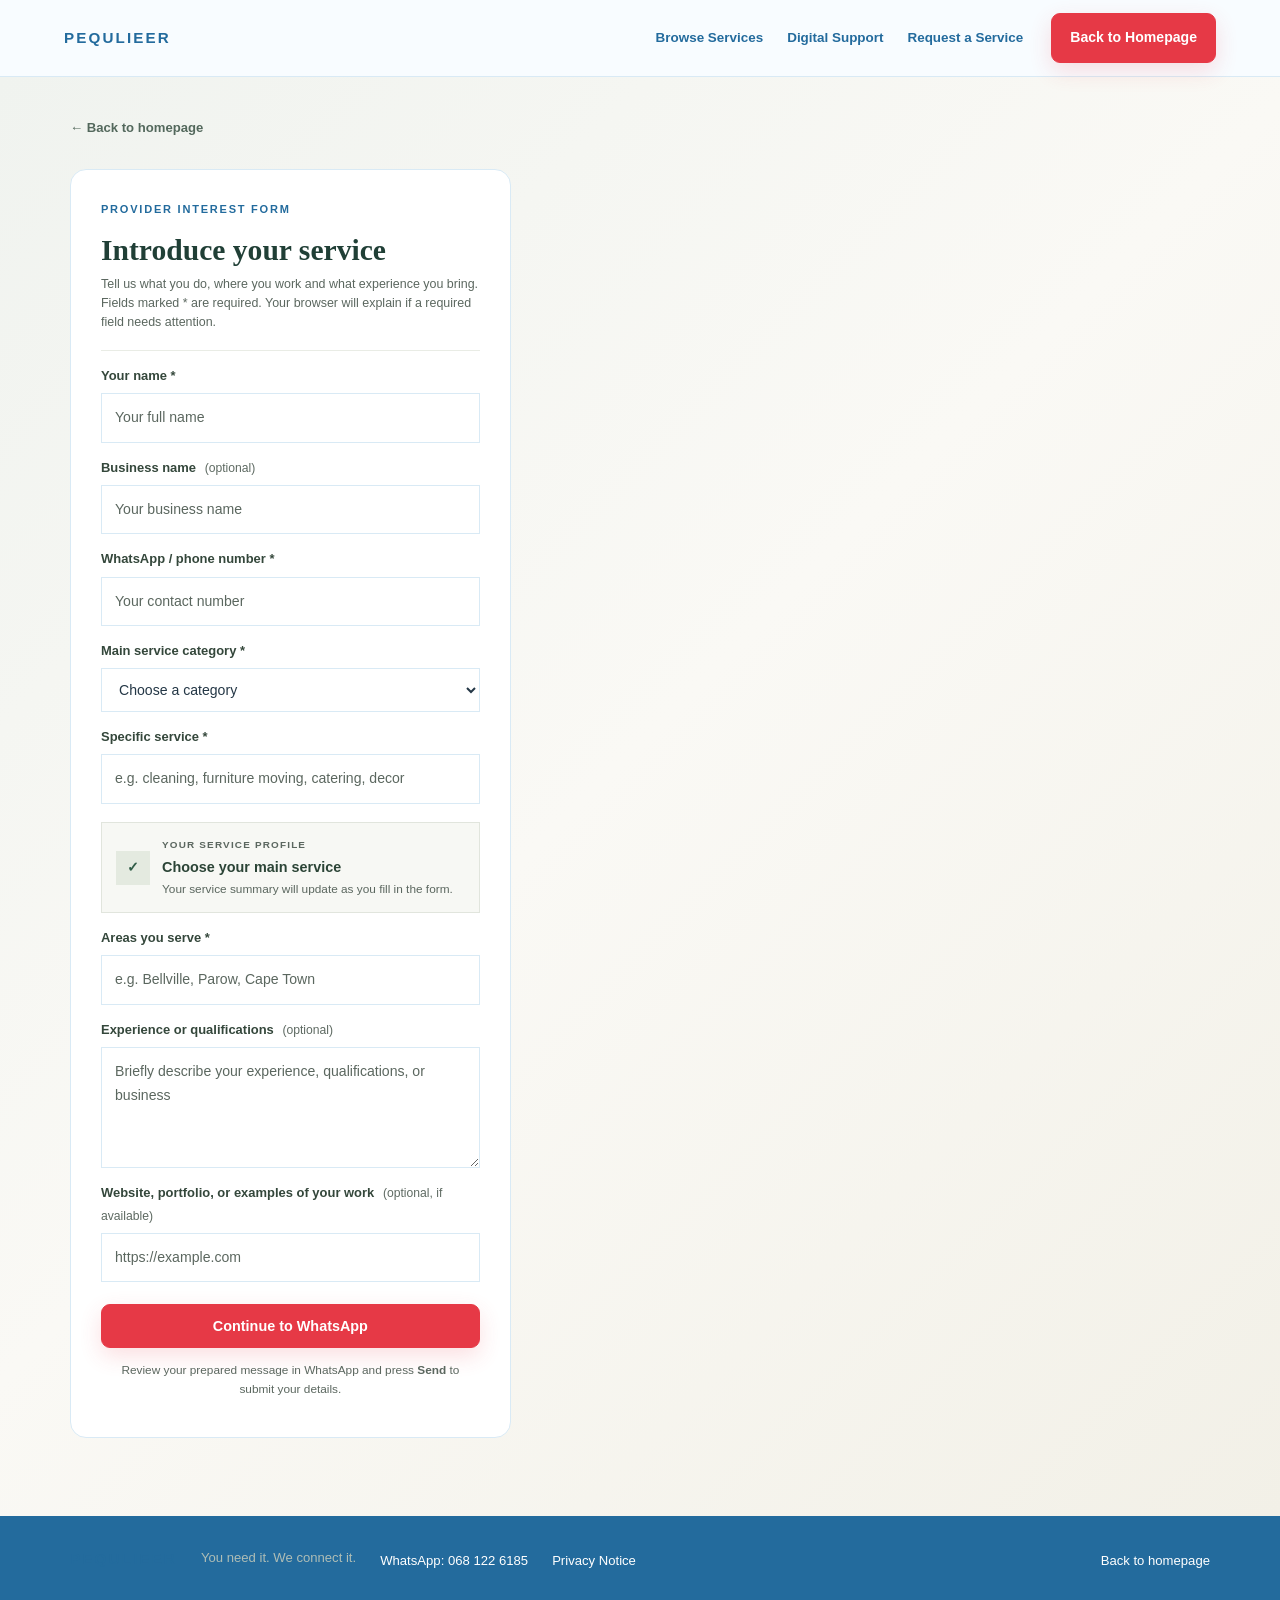
<file: join.html>
<!doctype html>
<html lang="en">
<head>
<meta charset="utf-8">
<meta name="viewport" content="width=device-width, initial-scale=1">
<meta name="description" content="Cape Town service providers can introduce their services to Pequlieer. Share your experience, qualifications and the areas you serve.">
<meta name="theme-color" content="#f8fcff">
<link rel="canonical" href="https://meeieks.github.io/pequlieer/join.html">
<meta property="og:type" content="website">
<meta property="og:site_name" content="Pequlieer">
<meta property="og:title" content="Partner with Pequlieer | Pequlieer">
<meta property="og:description" content="Introduce your service to Pequlieer. Share your experience and service areas in Cape Town.">
<meta property="og:url" content="https://meeieks.github.io/pequlieer/join.html">
<title>Partner with Pequlieer | Pequlieer</title>
<link rel="stylesheet" href="style.css?v=20261127-herochatfix">
<link rel="icon" type="image/svg+xml" href="favicon.svg">
</head>
<body class="standalone-page">
<a class="skip-link" href="#main-content">Skip to main content</a>
<header class="site-header">
  <div class="nav">
    <a class="brand" href="index.html" aria-label="Pequlieer home">PEQULIEER</a>
    <nav aria-label="Main navigation"><a href="index.html#browse-services">Browse Services</a><a href="index.html#digital-support">Digital Support</a><a href="request.html">Request a Service</a></nav>
    <a class="nav-cta" href="index.html">Back to Homepage</a>
  </div>
</header>
<main id="main-content" class="standalone-main provider-standalone" tabindex="-1">
  <div class="standalone-container">
    <a class="standalone-back" href="index.html">← Back to homepage</a>
    <div class="standalone-layout">
      <form class="standalone-form" id="provider-registration-form" aria-labelledby="provider-form-title" aria-describedby="provider-required-note">
        <div class="standalone-form-heading"><p class="eyebrow">PROVIDER INTEREST FORM</p><h2 id="provider-form-title">Introduce your service</h2><p>Tell us what you do, where you work and what experience you bring.</p><p class="form-required-note" id="provider-required-note">Fields marked * are required. Your browser will explain if a required field needs attention.</p></div>
        <label for="provider-name">Your name *</label>
        <input id="provider-name" name="Name" type="text" placeholder="Your full name" autocomplete="name" required>
        <label for="provider-business">Business name <span>(optional)</span></label>
        <input id="provider-business" name="Business name" type="text" placeholder="Your business name">
        <label for="provider-phone">WhatsApp / phone number *</label>
        <input id="provider-phone" name="Phone" type="tel" placeholder="Your contact number" autocomplete="tel" required>
        <label for="provider-service">Main service category *</label>
        <select id="provider-service" name="Service category" required>
          <option value="">Choose a category</option>
          <option>Cleaning & Household Assistance</option>
          <option>Moving & Furniture Help</option>
          <option>Digital & Business Support</option>
          <option>English Tutoring & Learning Support</option>
          <option>Events, Catering & Decor</option>
          <option>Babysitting & Childcare</option>
          <option>Cape Town Tours & Cultural Experiences</option>
          <option>Something Else</option>
        </select>
        <label for="provider-specific">Specific service *</label>
        <input id="provider-specific" name="Specific service" type="text" placeholder="e.g. cleaning, furniture moving, catering, decor" required>
        <div class="request-selection-summary provider-selection-summary" id="provider-selection-summary" aria-live="polite">
          <span class="request-selection-icon" aria-hidden="true">✓</span>
          <div class="request-selection-copy">
            <p>YOUR SERVICE PROFILE</p>
            <strong id="provider-selection-title">Choose your main service</strong>
            <span id="provider-selection-description">Your service summary will update as you fill in the form.</span>
          </div>
        </div>
        <label for="provider-area">Areas you serve *</label>
        <input id="provider-area" name="Service areas" type="text" placeholder="e.g. Bellville, Parow, Cape Town" required>
        <label for="provider-experience">Experience or qualifications <span>(optional)</span></label>
        <textarea id="provider-experience" name="Experience or qualifications" rows="4" placeholder="Briefly describe your experience, qualifications, or business"></textarea>
        <label for="provider-proof">Website, portfolio, or examples of your work <span>(optional, if available)</span></label>
        <input id="provider-proof" name="Website or examples of work" type="url" inputmode="url" placeholder="https://example.com">
        <button class="button primary full" type="submit">Continue to WhatsApp</button>
        <p class="form-note">Review your prepared message in WhatsApp and press <strong>Send</strong> to submit your details.</p>
        <p id="provider-form-status" class="standalone-status" aria-live="polite" aria-atomic="true"></p>
        <a id="provider-whatsapp-fallback" class="standalone-status whatsapp-fallback-link" href="#" target="_blank" rel="noopener noreferrer" hidden>Open your prepared WhatsApp message</a>
      </form>
    </div>
  </div>
</main>
<footer class="standalone-footer">
  <div class="standalone-container"><a class="brand footer-brand" href="index.html">PEQULIEER</a><p>You need it. We connect it.</p><p><a href="https://wa.me/27681226185" target="_blank" rel="noopener">WhatsApp: 068 122 6185</a></p><p><a href="privacy.html">Privacy Notice</a></p><a href="index.html">Back to homepage</a></div>
</footer>
<script>
(function(){
  const form = document.getElementById("provider-registration-form");
  const serviceField = document.getElementById("provider-service");
  const specificField = document.getElementById("provider-specific");
  const areaField = document.getElementById("provider-area");
  const summary = document.getElementById("provider-selection-summary");
  const summaryTitle = document.getElementById("provider-selection-title");
  const summaryDescription = document.getElementById("provider-selection-description");

  function updateProviderSummary(){
    const category = serviceField.value.trim();
    const specific = specificField.value.trim();
    const area = areaField.value.trim();
    summaryTitle.textContent = specific || category || "Choose your main service";
    const details = [];
    if(category) details.push(category);
    if(area) details.push("Serving " + area);
    summaryDescription.textContent = details.length
      ? details.join(" · ")
      : "Your service summary will update as you fill in the form.";
    summary.classList.toggle("has-selection",Boolean(category || specific));
  }

  serviceField.addEventListener("change",updateProviderSummary);
  specificField.addEventListener("change",updateProviderSummary);
  areaField.addEventListener("change",updateProviderSummary);
  updateProviderSummary();

  form.addEventListener("submit", function(event){
    event.preventDefault();
    if(!form.reportValidity()) return;
    const fields = [
      ["Name", document.getElementById("provider-name").value.trim()],
      ["Business name", document.getElementById("provider-business").value.trim()],
      ["Phone / WhatsApp", document.getElementById("provider-phone").value.trim()],
      ["Service category", serviceField.value],
      ["Specific service", specificField.value.trim()],
      ["Service areas", areaField.value.trim()],
      ["Experience or qualifications", document.getElementById("provider-experience").value.trim()],
      ["Website or examples of work", document.getElementById("provider-proof").value.trim()]
    ];
    const message = "Hi Pequlieer, I’m interested in partnering with Pequlieer to offer my services.\n\n" + fields.filter(item => item[1]).map(item => item[0] + ": " + item[1]).join("\n");
    const url = "https://wa.me/27681226185?text=" + encodeURIComponent(message);
    const fallback = document.getElementById("provider-whatsapp-fallback");
    fallback.href = url;
    fallback.hidden = false;
    document.getElementById("provider-form-status").textContent = "WhatsApp should open with your prepared message. If it does not, use the link below. Your details are only sent when you press Send in WhatsApp.";
    window.open(url, "_blank", "noopener,noreferrer");
  });
})();
</script>
</body>
</html>
</file>
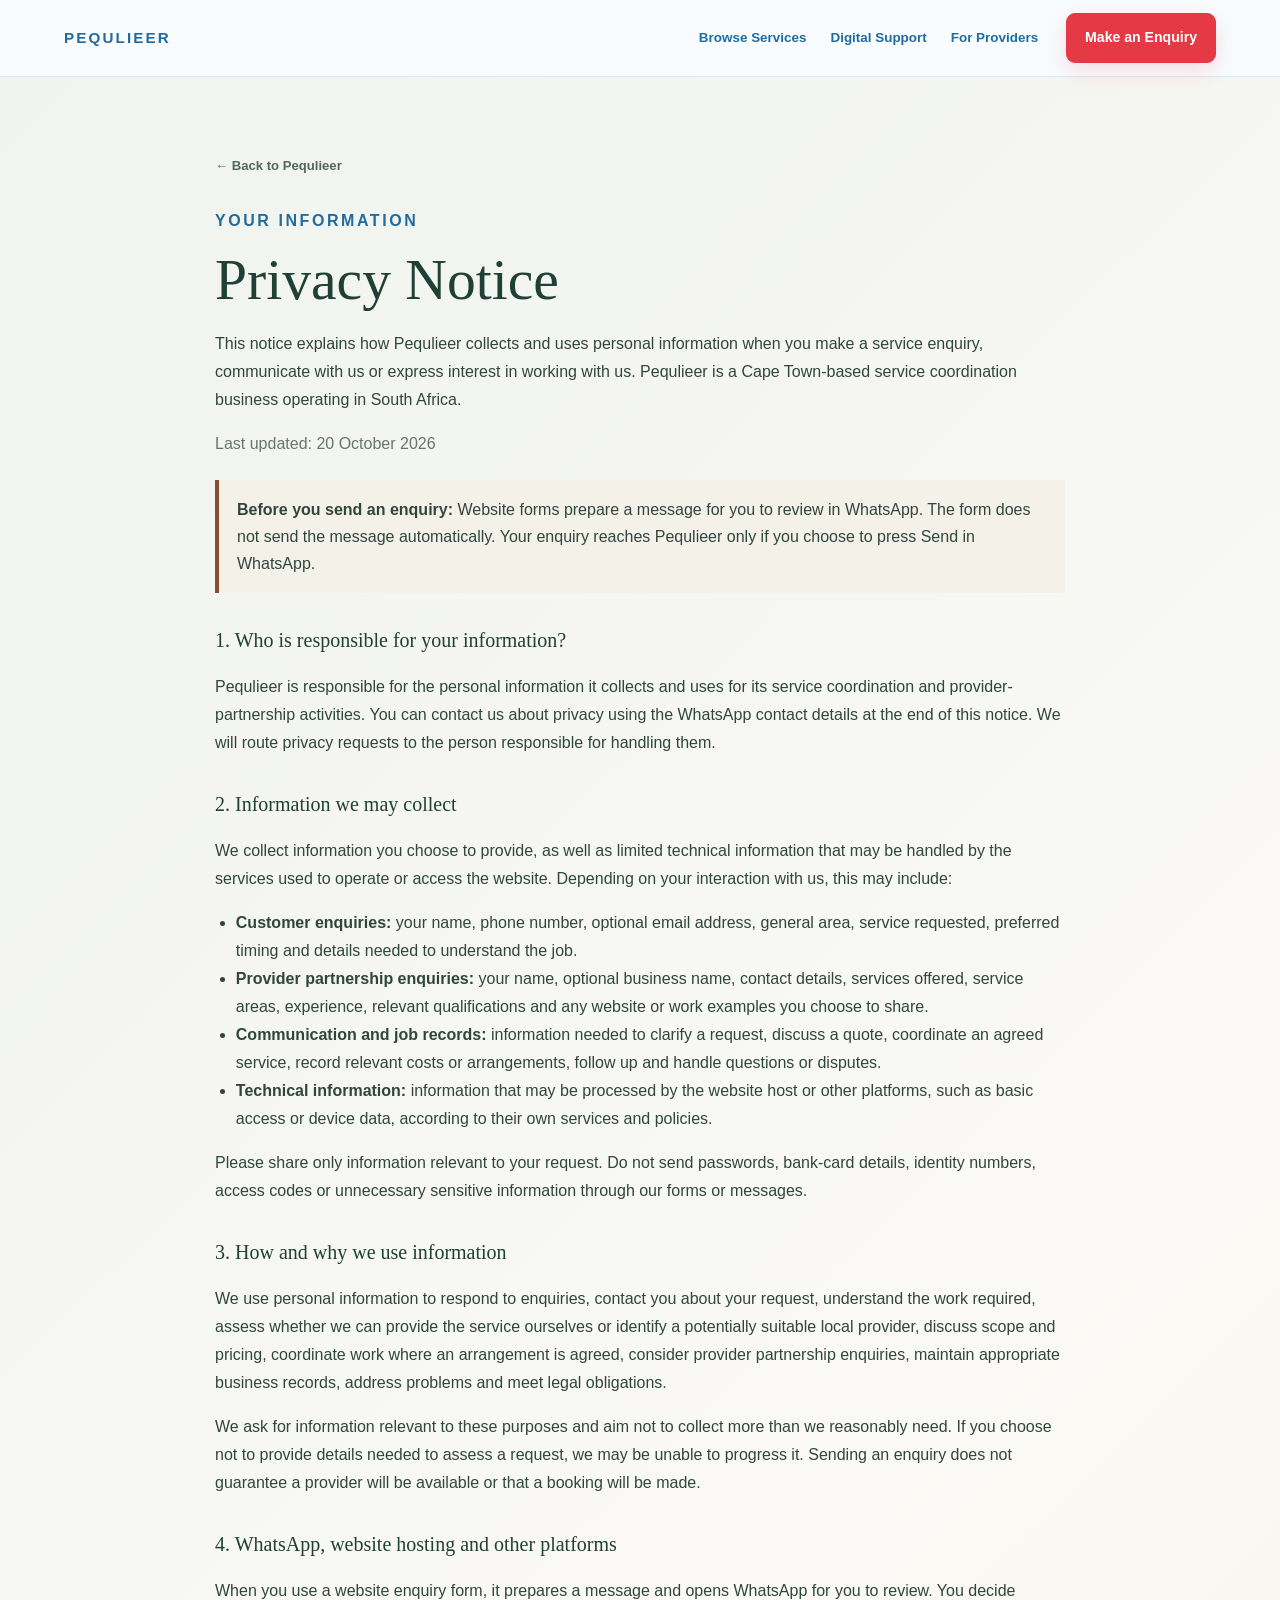
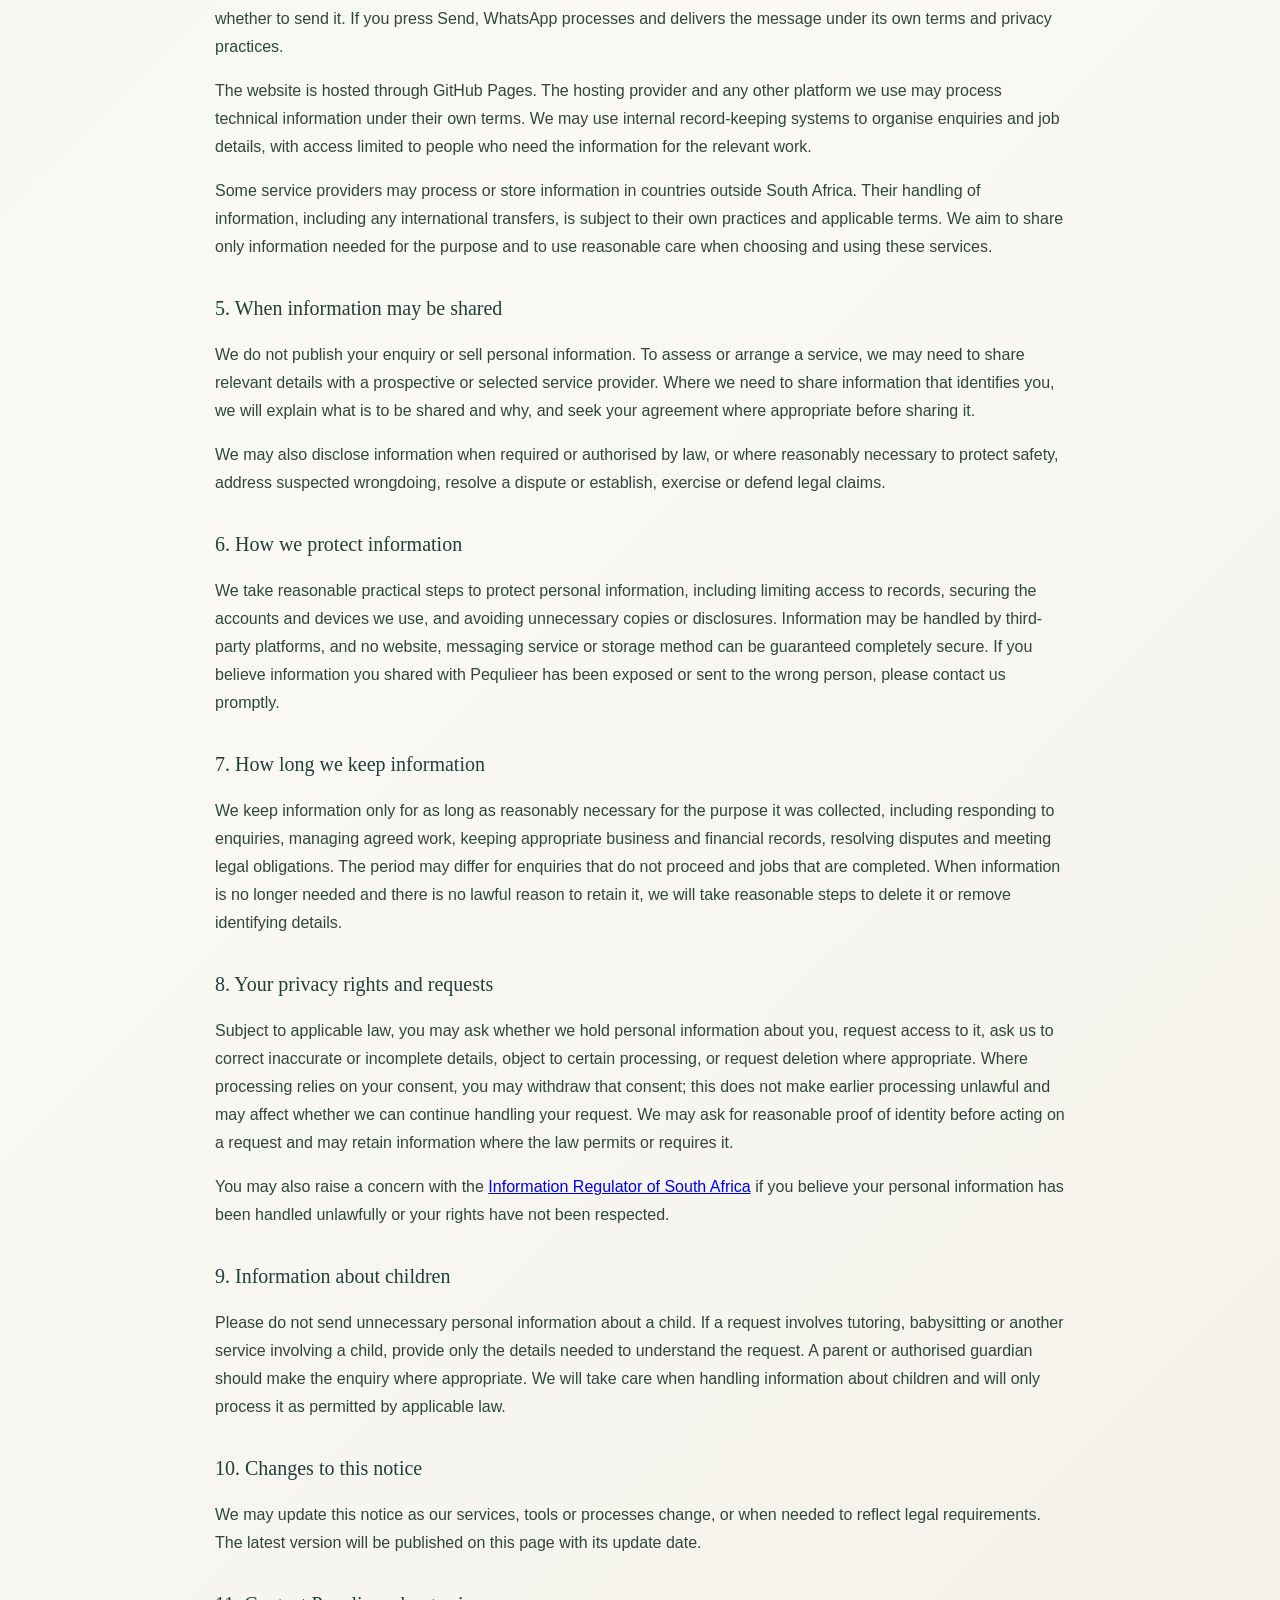
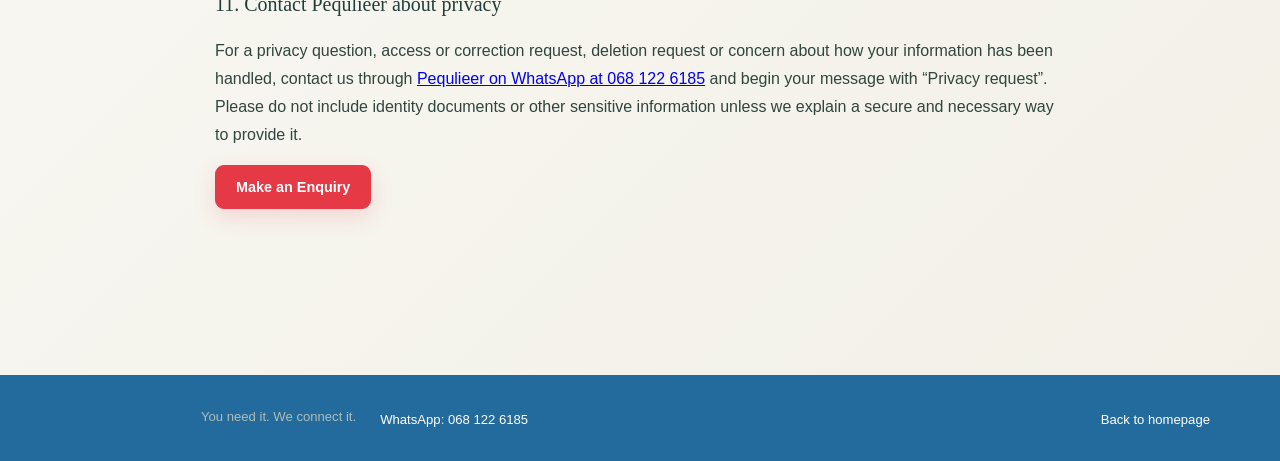
<file: privacy.html>
<!doctype html>
<html lang="en">
<head>
<meta charset="utf-8">
<meta name="viewport" content="width=device-width, initial-scale=1">
<meta name="description" content="Learn how Pequlieer handles personal information for service enquiries and provider partnerships, including how information is used, shared, stored and how to exercise your privacy rights.">
<meta name="theme-color" content="#f8fcff">
<link rel="canonical" href="https://meeieks.github.io/pequlieer/privacy.html">
<meta property="og:type" content="website">
<meta property="og:site_name" content="Pequlieer">
<meta property="og:title" content="Privacy Notice | Pequlieer">
<meta property="og:description" content="How Pequlieer handles personal information for service enquiries and provider partnerships.">
<meta property="og:url" content="https://meeieks.github.io/pequlieer/privacy.html">
<title>Privacy Notice | Pequlieer</title>
<link rel="stylesheet" href="style.css?v=20261127-herochatfix">
<link rel="icon" type="image/svg+xml" href="favicon.svg">
<style>
.privacy-content{max-width:850px;margin:0 auto;padding:38px 0 72px;color:#30463c}
.privacy-content h1{font-size:clamp(2.2rem,5vw,3.6rem);line-height:1.08;margin:14px 0 18px;color:#203f36}
.privacy-content h2{font-size:1.25rem;margin:30px 0 10px;color:#203f36}
.privacy-content p,.privacy-content li{font-size:1rem;line-height:1.75}
.privacy-content ul{padding-left:1.3rem}
.privacy-callout{padding:16px 18px;border-left:4px solid #8a4c32;background:#f4f1e9;border-radius:0 10px 10px 0;margin:22px 0}
.privacy-updated{font-size:.88rem;color:#66766d}
</style>
</head>
<body class="standalone-page">
<a class="skip-link" href="#main-content">Skip to main content</a>
<header class="site-header">
  <div class="nav">
    <a class="brand" href="index.html" aria-label="Pequlieer home">PEQULIEER</a>
    <nav aria-label="Main navigation"><a href="index.html#browse-services">Browse Services</a><a href="digital-services.html">Digital Support</a><a href="join.html">For Providers</a></nav>
    <a class="nav-cta" href="request.html">Make an Enquiry</a>
  </div>
</header>
<main id="main-content" class="standalone-main" tabindex="-1">
  <div class="standalone-container">
    <div class="privacy-content">
      <a class="standalone-back" href="index.html">← Back to Pequlieer</a>
      <p class="eyebrow">YOUR INFORMATION</p>
      <h1>Privacy Notice</h1>
      <p>This notice explains how Pequlieer collects and uses personal information when you make a service enquiry, communicate with us or express interest in working with us. Pequlieer is a Cape Town-based service coordination business operating in South Africa.</p>
      <p class="privacy-updated">Last updated: 20 October 2026</p>
      <div class="privacy-callout"><strong>Before you send an enquiry:</strong> Website forms prepare a message for you to review in WhatsApp. The form does not send the message automatically. Your enquiry reaches Pequlieer only if you choose to press Send in WhatsApp.</div>

      <h2>1. Who is responsible for your information?</h2>
      <p>Pequlieer is responsible for the personal information it collects and uses for its service coordination and provider-partnership activities. You can contact us about privacy using the WhatsApp contact details at the end of this notice. We will route privacy requests to the person responsible for handling them.</p>

      <h2>2. Information we may collect</h2>
      <p>We collect information you choose to provide, as well as limited technical information that may be handled by the services used to operate or access the website. Depending on your interaction with us, this may include:</p>
      <ul>
        <li><strong>Customer enquiries:</strong> your name, phone number, optional email address, general area, service requested, preferred timing and details needed to understand the job.</li>
        <li><strong>Provider partnership enquiries:</strong> your name, optional business name, contact details, services offered, service areas, experience, relevant qualifications and any website or work examples you choose to share.</li>
        <li><strong>Communication and job records:</strong> information needed to clarify a request, discuss a quote, coordinate an agreed service, record relevant costs or arrangements, follow up and handle questions or disputes.</li>
        <li><strong>Technical information:</strong> information that may be processed by the website host or other platforms, such as basic access or device data, according to their own services and policies.</li>
      </ul>
      <p>Please share only information relevant to your request. Do not send passwords, bank-card details, identity numbers, access codes or unnecessary sensitive information through our forms or messages.</p>

      <h2>3. How and why we use information</h2>
      <p>We use personal information to respond to enquiries, contact you about your request, understand the work required, assess whether we can provide the service ourselves or identify a potentially suitable local provider, discuss scope and pricing, coordinate work where an arrangement is agreed, consider provider partnership enquiries, maintain appropriate business records, address problems and meet legal obligations.</p>
      <p>We ask for information relevant to these purposes and aim not to collect more than we reasonably need. If you choose not to provide details needed to assess a request, we may be unable to progress it. Sending an enquiry does not guarantee a provider will be available or that a booking will be made.</p>

      <h2>4. WhatsApp, website hosting and other platforms</h2>
      <p>When you use a website enquiry form, it prepares a message and opens WhatsApp for you to review. You decide whether to send it. If you press Send, WhatsApp processes and delivers the message under its own terms and privacy practices.</p>
      <p>The website is hosted through GitHub Pages. The hosting provider and any other platform we use may process technical information under their own terms. We may use internal record-keeping systems to organise enquiries and job details, with access limited to people who need the information for the relevant work.</p>
      <p>Some service providers may process or store information in countries outside South Africa. Their handling of information, including any international transfers, is subject to their own practices and applicable terms. We aim to share only information needed for the purpose and to use reasonable care when choosing and using these services.</p>

      <h2>5. When information may be shared</h2>
      <p>We do not publish your enquiry or sell personal information. To assess or arrange a service, we may need to share relevant details with a prospective or selected service provider. Where we need to share information that identifies you, we will explain what is to be shared and why, and seek your agreement where appropriate before sharing it.</p>
      <p>We may also disclose information when required or authorised by law, or where reasonably necessary to protect safety, address suspected wrongdoing, resolve a dispute or establish, exercise or defend legal claims.</p>

      <h2>6. How we protect information</h2>
      <p>We take reasonable practical steps to protect personal information, including limiting access to records, securing the accounts and devices we use, and avoiding unnecessary copies or disclosures. Information may be handled by third-party platforms, and no website, messaging service or storage method can be guaranteed completely secure. If you believe information you shared with Pequlieer has been exposed or sent to the wrong person, please contact us promptly.</p>

      <h2>7. How long we keep information</h2>
      <p>We keep information only for as long as reasonably necessary for the purpose it was collected, including responding to enquiries, managing agreed work, keeping appropriate business and financial records, resolving disputes and meeting legal obligations. The period may differ for enquiries that do not proceed and jobs that are completed. When information is no longer needed and there is no lawful reason to retain it, we will take reasonable steps to delete it or remove identifying details.</p>

      <h2>8. Your privacy rights and requests</h2>
      <p>Subject to applicable law, you may ask whether we hold personal information about you, request access to it, ask us to correct inaccurate or incomplete details, object to certain processing, or request deletion where appropriate. Where processing relies on your consent, you may withdraw that consent; this does not make earlier processing unlawful and may affect whether we can continue handling your request. We may ask for reasonable proof of identity before acting on a request and may retain information where the law permits or requires it.</p>
      <p>You may also raise a concern with the <a href="https://inforegulator.org.za/" target="_blank" rel="noopener">Information Regulator of South Africa</a> if you believe your personal information has been handled unlawfully or your rights have not been respected.</p>

      <h2>9. Information about children</h2>
      <p>Please do not send unnecessary personal information about a child. If a request involves tutoring, babysitting or another service involving a child, provide only the details needed to understand the request. A parent or authorised guardian should make the enquiry where appropriate. We will take care when handling information about children and will only process it as permitted by applicable law.</p>

      <h2>10. Changes to this notice</h2>
      <p>We may update this notice as our services, tools or processes change, or when needed to reflect legal requirements. The latest version will be published on this page with its update date.</p>

      <h2>11. Contact Pequlieer about privacy</h2>
      <p>For a privacy question, access or correction request, deletion request or concern about how your information has been handled, contact us through <a href="https://wa.me/27681226185" target="_blank" rel="noopener">Pequlieer on WhatsApp at 068 122 6185</a> and begin your message with “Privacy request”. Please do not include identity documents or other sensitive information unless we explain a secure and necessary way to provide it.</p>
      <p><a class="button primary" href="request.html">Make an Enquiry</a></p>
    </div>
  </div>
</main>
<footer class="standalone-footer">
  <div class="standalone-container"><a class="brand footer-brand" href="index.html">PEQULIEER</a><p>You need it. We connect it.</p><p><a href="https://wa.me/27681226185" target="_blank" rel="noopener">WhatsApp: 068 122 6185</a></p><a href="index.html">Back to homepage</a></div>
</footer>
</body>
</html>
</file>
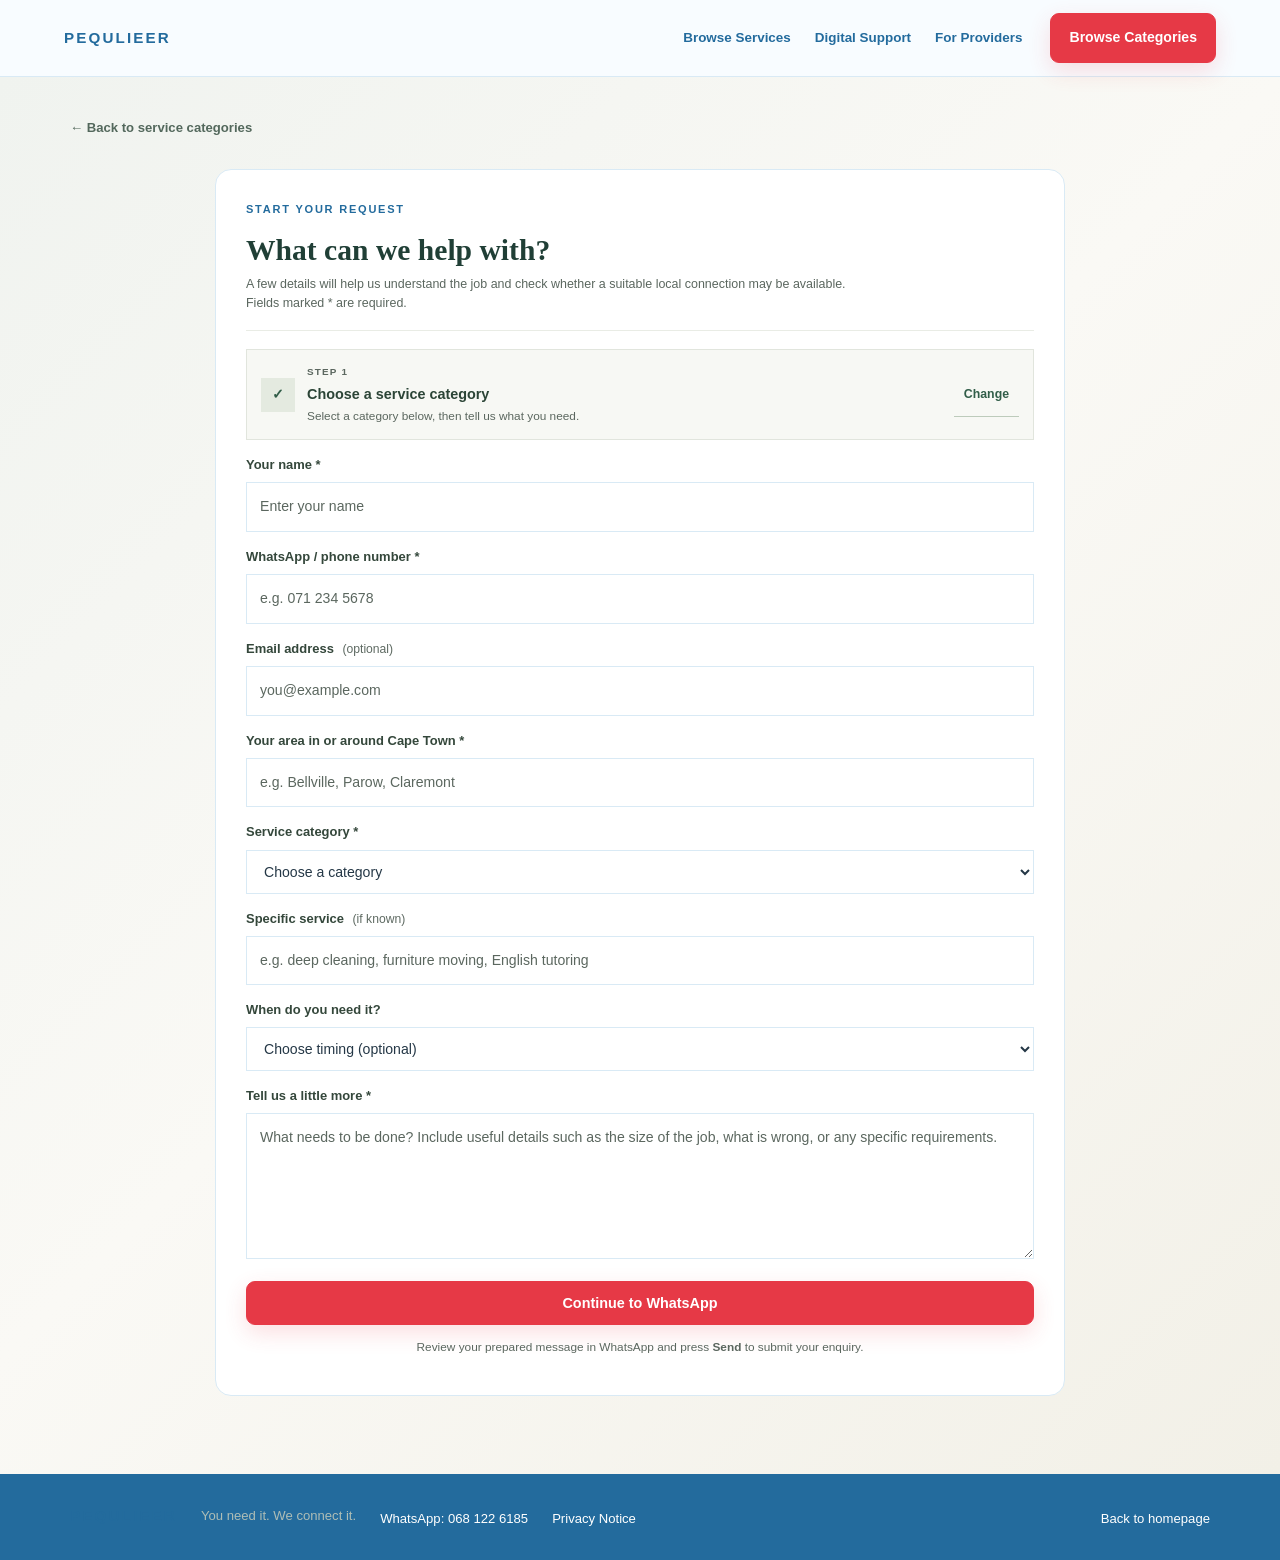
<file: request.html>
<!doctype html>
<html lang="en">
<head>
<meta charset="utf-8">
<meta name="viewport" content="width=device-width, initial-scale=1">
<meta name="description" content="Tell Pequlieer what service you need in Cape Town. Discuss the job, requirements and next steps for practical local help or a suitable provider.">
<meta name="theme-color" content="#f8fcff">
<link rel="canonical" href="https://meeieks.github.io/pequlieer/request.html">
<meta property="og:type" content="website">
<meta property="og:site_name" content="Pequlieer">
<meta property="og:title" content="Request a Service | Pequlieer">
<meta property="og:description" content="Tell Pequlieer what service you need in Cape Town and discuss the next steps for practical local help.">
<meta property="og:url" content="https://meeieks.github.io/pequlieer/request.html">
<title>Request a Service | Pequlieer</title>
<link rel="stylesheet" href="style.css?v=20261127-herochatfix">
<link rel="icon" type="image/svg+xml" href="favicon.svg">
</head>
<body class="standalone-page">
<a class="skip-link" href="#main-content">Skip to main content</a>
<header class="site-header">
  <div class="nav">
    <a class="brand" href="index.html" aria-label="Pequlieer home">PEQULIEER</a>
    <nav aria-label="Main navigation"><a href="index.html#browse-services">Browse Services</a><a href="index.html#digital-support">Digital Support</a><a href="join.html">For Providers</a></nav>
    <a class="nav-cta" href="index.html#browse-services">Browse Categories</a>
  </div>
</header>
<main id="main-content" class="standalone-main" tabindex="-1">
  <div class="standalone-container">
    <a class="standalone-back" href="index.html#browse-services">← Back to service categories</a>
    <div class="standalone-layout">
      <form class="standalone-form request-form-wide" id="customer-request-form" aria-labelledby="customer-form-title" aria-describedby="customer-required-note">
        <div class="standalone-form-heading"><p class="eyebrow">START YOUR REQUEST</p><h1 id="customer-form-title">What can we help with?</h1><p>A few details will help us understand the job and check whether a suitable local connection may be available.</p><p class="form-required-note" id="customer-required-note">Fields marked * are required.</p></div>
        <div class="request-selection-summary" id="request-selection-summary" aria-live="polite">
          <span class="request-selection-icon" aria-hidden="true">✓</span>
          <div class="request-selection-copy">
            <p id="request-selection-label">YOUR SELECTION</p>
            <strong id="request-selection-title">Choose a service category</strong>
            <span id="request-selection-description">Your selected service will appear here.</span>
          </div>
          <a href="index.html#browse-services" class="request-change-link">Change</a>
        </div>
        <label for="customer-name">Your name *</label>
        <input id="customer-name" name="Name" type="text" placeholder="Enter your name" autocomplete="name" required>
        <label for="customer-phone">WhatsApp / phone number *</label>
        <input id="customer-phone" name="Phone" type="tel" placeholder="e.g. 071 234 5678" autocomplete="tel" required>
        <label for="customer-email">Email address <span>(optional)</span></label>
        <input id="customer-email" name="Email" type="email" placeholder="you@example.com" autocomplete="email">
        <label for="customer-area">Your area in or around Cape Town *</label>
        <input id="customer-area" name="Area" type="text" placeholder="e.g. Bellville, Parow, Claremont" autocomplete="address-level2" required>
        <label for="customer-service">Service category *</label>
        <select id="customer-service" name="Service category" required>
          <option value="">Choose a category</option>
          <option>Cleaning & Household Assistance</option>
          <option>Moving & Furniture Help</option>
          <option>Digital & Business Support</option>
          <option>English Tutoring & Learning Support</option>
          <option>Events, Catering & Decor</option>
          <option>Babysitting & Childcare</option>
          <option>Cape Town Tours & Cultural Experiences</option>
          <option>Something Else</option>
        </select>
        <label for="customer-specific">Specific service <span>(if known)</span></label>
        <input id="customer-specific" name="Specific service" type="text" placeholder="e.g. deep cleaning, furniture moving, English tutoring">
        <label for="customer-when">When do you need it?</label>
        <select id="customer-when" name="When needed">
          <option value="">Choose timing (optional)</option>
          <option>As soon as possible</option>
          <option>Within a few days</option>
          <option>Within the next few weeks</option>
          <option>Just planning / no fixed date</option>
        </select>
        <label for="customer-details">Tell us a little more *</label>
        <textarea id="customer-details" name="Request details" rows="5" placeholder="What needs to be done? Include useful details such as the size of the job, what is wrong, or any specific requirements." required></textarea>
        <button class="button primary full" type="submit">Continue to WhatsApp</button>
        <p class="form-note">Review your prepared message in WhatsApp and press <strong>Send</strong> to submit your enquiry.</p>
        <p id="customer-form-status" class="standalone-status" aria-live="polite" aria-atomic="true"></p>
        <a id="customer-whatsapp-fallback" class="standalone-status whatsapp-fallback-link" href="#" target="_blank" rel="noopener noreferrer" hidden>Open your prepared WhatsApp message</a>
      </form>
    </div>
  </div>
</main>
<footer class="standalone-footer">
  <div class="standalone-container"><a class="brand footer-brand" href="index.html">PEQULIEER</a><p>You need it. We connect it.</p><p><a href="https://wa.me/27681226185" target="_blank" rel="noopener">WhatsApp: 068 122 6185</a></p><p><a href="privacy.html">Privacy Notice</a></p><a href="index.html">Back to homepage</a></div>
</footer>
<script>
(function(){
  const params = new URLSearchParams(window.location.search);
  const service = params.get("service") || "";
  const specific = params.get("specific") || "";
  const search = params.get("search") || "";
  const initialRequest = params.get("request") || "";
  const serviceField = document.getElementById("customer-service");
  const specificField = document.getElementById("customer-specific");
  const detailField = document.getElementById("customer-details");
  const summaryTitle = document.getElementById("request-selection-title");
  const summaryDescription = document.getElementById("request-selection-description");
  const summaryLabel = document.getElementById("request-selection-label");
  const summary = document.getElementById("request-selection-summary");

  function updateSelectionSummary(){
    const selectedCategory = serviceField.value.trim();
    const selectedSpecific = specificField.value.trim();
    if(selectedCategory || selectedSpecific){
      summaryLabel.textContent = "YOUR SELECTION";
      summaryTitle.textContent = selectedSpecific || selectedCategory;
      summaryDescription.textContent = selectedSpecific && selectedCategory
        ? selectedCategory + " · Your request details are below."
        : "Complete the details below to continue.";
      summary.classList.add("has-selection");
    }else{
      summaryLabel.textContent = "STEP 1";
      summaryTitle.textContent = "Choose a service category";
      summaryDescription.textContent = "Select a category below, then tell us what you need.";
      summary.classList.remove("has-selection");
    }
  }

  if(service && serviceField){
    const match = Array.from(serviceField.options).find(option =>
      option.value.toLowerCase() === service.toLowerCase() ||
      option.text.toLowerCase() === service.toLowerCase()
    );
    if(match) serviceField.value = match.value;
  }

  if(specificField && specific) specificField.value = specific;

  if(detailField){
    if(initialRequest && search) detailField.value = initialRequest + "\n\nMore specifically, I’m looking for: " + search;
    else if(initialRequest) detailField.value = initialRequest;
    else if(search) detailField.value = "I’m looking for: " + search;
    else if(specific && service) detailField.value = "I’m looking for " + specific + " under " + service + ".";
    else if(service) detailField.value = "I’d like help finding a service in the " + service + " category.";
  }

  updateSelectionSummary();
  serviceField.addEventListener("change",updateSelectionSummary);
  specificField.addEventListener("change",updateSelectionSummary);

  document.getElementById("customer-request-form").addEventListener("submit", function(event){
    event.preventDefault();
    const form = event.currentTarget;
    if(!form.reportValidity()) return;
    const fields = [
      ["Name", document.getElementById("customer-name").value.trim()],
      ["Phone / WhatsApp", document.getElementById("customer-phone").value.trim()],
      ["Email", document.getElementById("customer-email").value.trim()],
      ["Area", document.getElementById("customer-area").value.trim()],
      ["Service category", serviceField.value],
      ["Specific service", specificField.value.trim()],
      ["When needed", document.getElementById("customer-when").value],
      ["Request details", detailField.value.trim()]
    ];
    const message = "Hi Pequlieer, I’d like help finding a service.\n\n" + fields.filter(item => item[1]).map(item => item[0] + ": " + item[1]).join("\n");
    const url = "https://wa.me/27681226185?text=" + encodeURIComponent(message);
    const fallback = document.getElementById("customer-whatsapp-fallback");
    fallback.href = url;
    fallback.hidden = false;
    document.getElementById("customer-form-status").textContent = "WhatsApp should open with your prepared message. If it does not, use the link below. Your details are only sent when you press Send in WhatsApp.";
    window.open(url, "_blank", "noopener,noreferrer");
  });
})();
</script>
</body>
</html>
</file>
<file: style.css>
/* System fonts are used for a lighter, faster-loading visual style. */
:root{--ink:#18211e;--muted:#66716b;--paper:#fff9ef;--white:#fff;--line:#eadfce;--accent:#ff5b35;--dark:#173f38;--yellow:#ffd447;--teal:#35c7b4;--pink:#f06aa7;--purple:#7557d9;--soft:#f2e7d8}
*{box-sizing:border-box}html{scroll-behavior:smooth}body{margin:0;background:var(--paper);color:var(--ink);font-family:"DM Sans",sans-serif;line-height:1.6;overflow-x:hidden}.wide{width:min(1180px,90%);margin:auto}
.site-header{position:sticky;top:0;z-index:20;background:rgba(245,244,239,.92);backdrop-filter:blur(18px);border-bottom:1px solid rgba(217,217,210,.7)}.nav{width:min(1180px,90%);min-height:68px;margin:auto;display:flex;align-items:center;gap:28px}.brand{font-weight:700;letter-spacing:.17em;color:var(--dark);text-decoration:none;font-size:.98rem}.nav nav{display:flex;gap:24px;margin-left:auto}.nav nav a{color:var(--ink);text-decoration:none;font-size:.84rem}.nav nav a:hover{color:var(--accent)}.nav-cta{background:var(--accent);color:#fff;box-shadow:0 8px 22px rgba(255,91,53,.22);text-decoration:none;padding:10px 17px;border-radius:999px;font-size:.82rem;white-space:nowrap}
.eyebrow{font-size:.69rem;letter-spacing:.2em;font-weight:700;color:var(--accent);margin:0 0 18px}.hero{min-height:calc(100vh - 68px);display:flex;align-items:center;text-align:center;position:relative;background:radial-gradient(circle at 18% 22%,rgba(53,199,180,.34),transparent 23%),radial-gradient(circle at 82% 72%,rgba(240,106,167,.28),transparent 25%),radial-gradient(circle at 50% 25%,rgba(255,212,71,.34),transparent 28%),var(--paper);overflow:hidden}.hero-inner{width:min(1000px,90%);margin:auto;padding:100px 0}.hero h1{font:600 clamp(4rem,9vw,8.2rem)/.91 "Playfair Display",serif;letter-spacing:-.055em;margin:0}.hero h1 span{color:var(--accent);text-decoration:underline;text-decoration-color:var(--yellow);text-decoration-thickness:10px;text-underline-offset:8px}.hero-kicker{display:inline-block;background:var(--dark);color:#fff;border-radius:999px;padding:8px 15px;font-size:.7rem;font-weight:800;letter-spacing:.12em;margin-bottom:22px}.hero-kicker span{color:var(--yellow);margin:0 7px}.hero-copy{font-size:1.18rem;color:var(--muted);max-width:620px;margin:34px auto 26px}.service-search{display:flex;align-items:center;gap:8px;width:min(620px,100%);margin:0 auto 22px;padding:8px;background:#fff;border:1px solid rgba(23,63,56,.12);border-radius:999px;box-shadow:0 14px 35px rgba(55,45,30,.09)}.service-search input{flex:1;min-width:0;margin:0;border:0;background:transparent;padding:12px 16px;box-shadow:none!important;font-size:.95rem}.service-search input:focus{outline:none}.service-search button{display:inline-flex;align-items:center;justify-content:center;gap:10px;flex-shrink:0;border:0;border-radius:999px;background:var(--accent);color:#fff;padding:13px 20px;font:700 .85rem "DM Sans",sans-serif;cursor:pointer}.service-search button:hover{background:#e94b28}.visually-hidden{position:absolute!important;width:1px;height:1px;padding:0;margin:-1px;overflow:hidden;clip:rect(0,0,0,0);white-space:nowrap;border:0}
.hero-actions{display:flex;justify-content:center;gap:12px;flex-wrap:wrap}.button{display:inline-flex;align-items:center;justify-content:center;gap:12px;border:0;border-radius:999px;padding:14px 22px;text-decoration:none;font:600 .88rem "DM Sans",sans-serif;cursor:pointer}.button span{font-size:1.05em}.primary{background:var(--dark);color:#fff}.secondary{background:var(--yellow);color:var(--dark)}.light{background:#fff;color:var(--dark)}.whatsapp-button{background:#25D366;color:#fff}.button:hover{transform:translateY(-2px)}
.statement{background:var(--dark);color:#fff;padding:110px 0}.statement .wide{max-width:900px}.statement h2,.section h2,.not-listed h2{font:600 clamp(2.8rem,6vw,5.5rem)/1.02 "Playfair Display",serif;letter-spacing:-.04em;margin:0 0 28px}.statement p:not(.eyebrow){font-size:1.2rem;color:#c8d1cc;max-width:650px}.section{padding:105px 0}.how{background:var(--white)}.steps{display:grid;grid-template-columns:repeat(5,1fr);gap:28px;margin-top:65px}.steps article{border-top:4px solid var(--teal);padding-top:20px}.steps article:nth-child(2){border-color:var(--yellow)}.steps article:nth-child(3){border-color:var(--accent)}.steps article:nth-child(4){border-color:var(--pink)}.steps article:nth-child(5){border-color:var(--purple)}.steps b,.feature-number{font-size:.72rem;letter-spacing:.08em;color:var(--accent)}.steps h3{font-size:1.08rem;margin:18px 0 8px}.steps p{font-size:.88rem;color:var(--muted);margin:0}
.popular{background:var(--paper)}.section-intro{font-size:1.08rem;color:var(--muted);max-width:650px;margin-bottom:45px}.popular-grid{display:grid;grid-template-columns:repeat(4,1fr);gap:14px}.popular-grid a{background:#fff;border:1px solid var(--line);border-radius:18px;padding:22px;text-decoration:none;color:var(--ink);display:flex;align-items:center;gap:12px;font-weight:600;transition:.2s}.popular-grid a:first-letter{font-size:1.35rem}.popular-grid a:hover{transform:translateY(-4px);border-color:var(--yellow);box-shadow:0 12px 25px rgba(55,45,30,.08)}
.why{background:#fff}.why-grid{display:grid;grid-template-columns:repeat(4,1fr);gap:18px;margin-top:50px}.why-grid article{background:var(--paper);border-radius:22px;padding:28px;border-top:4px solid var(--teal)}.why-grid article:nth-child(2){border-color:var(--yellow)}.why-grid article:nth-child(3){border-color:var(--accent)}.why-grid article:nth-child(4){border-color:var(--pink)}.why-grid b{font-size:.72rem;letter-spacing:.08em;color:var(--accent)}.why-grid h3{font-size:1.05rem;margin:16px 0 8px}.why-grid p{font-size:.86rem;color:var(--muted);margin:0}
.services{background:var(--paper)}.category-grid{display:grid;grid-template-columns:repeat(3,260px);justify-content:center;gap:18px;margin-top:45px}.category-card{position:relative;aspect-ratio:1.25/1;border-radius:22px;overflow:hidden;background:var(--dark);box-shadow:0 12px 30px rgba(55,45,30,.09);cursor:pointer;isolation:isolate;transition:transform .25s ease,box-shadow .25s ease}.category-card img{width:100%;height:100%;object-fit:cover;display:block;transition:transform .5s ease,filter .35s ease}.category-card:after{content:"";position:absolute;inset:0;background:linear-gradient(to top,rgba(10,25,22,.88) 0%,rgba(10,25,22,.3) 58%,rgba(10,25,22,.04) 100%);z-index:1}.category-card:hover{transform:translateY(-6px);box-shadow:0 22px 45px rgba(55,45,30,.16)}.category-card:hover img{transform:scale(1.06);filter:saturate(1.12)}.category-card:focus-visible{outline:4px solid var(--yellow);outline-offset:4px}.category-overlay{position:absolute;z-index:2;left:20px;right:20px;bottom:19px;color:#fff}.category-overlay span{display:block;font-size:.64rem;letter-spacing:.14em;font-weight:700;color:var(--yellow);margin-bottom:6px}.category-overlay h3{font:600 clamp(1.55rem,2.4vw,2.05rem)/1.05 "Playfair Display",serif;letter-spacing:-.025em;margin:0}.category-overlay p{font-size:.72rem;line-height:1.35;color:#f7eee4;margin:7px 0 0;max-width:250px}.category-card-other{background:linear-gradient(135deg,var(--accent),var(--pink))}.category-card-other:after{background:linear-gradient(to top,rgba(23,63,56,.72),rgba(23,63,56,.12))}.other-pattern{position:absolute;inset:0;display:flex;align-items:center;justify-content:center;gap:28px;color:rgba(255,255,255,.22);font:600 5rem/1 "Playfair Display",serif;transform:rotate(-8deg)}.other-pattern span:nth-child(2){font-size:3rem;color:rgba(255,212,71,.5);transform:translateY(-20px)}.other-pattern span:nth-child(3){font-size:4rem;transform:translateY(22px)}
.after-enquiry{background:#fff}.after-grid{display:grid;grid-template-columns:repeat(3,1fr);gap:18px;margin-top:45px}.after-grid article{background:var(--paper);padding:30px;border-radius:24px}.after-grid span,.audience article>span{font-size:.7rem;letter-spacing:.15em;font-weight:700;color:var(--accent)}.after-grid h3{font-size:1.15rem;margin:14px 0 8px}.after-grid p{color:var(--muted);font-size:.9rem;margin:0}
.audience{background:var(--dark);color:#fff}.audience h2{color:#fff}.audience-grid{display:grid;grid-template-columns:1fr 1fr;gap:20px;margin-top:45px}.audience article{background:#fff;color:var(--ink);padding:42px;border-radius:28px}.audience article>span{color:var(--accent)}.audience h3{font:600 2.3rem/1.05 "Playfair Display",serif;margin:18px 0 12px}.audience p{color:var(--muted);max-width:480px;margin-bottom:25px}
.about{background:var(--paper)}.about-grid{display:grid;grid-template-columns:1fr 1fr;gap:90px;align-items:start}.about-grid h2{max-width:600px}.about-grid p{font-size:1.05rem;color:var(--muted);max-width:560px}.not-listed{background:linear-gradient(110deg,var(--accent),#e83e7d);color:#fff;padding:105px 0;position:relative;overflow:hidden}.not-listed .wide{max-width:1000px}.not-listed h2{margin-bottom:15px}.not-listed p:not(.eyebrow){font-size:1.15rem;color:#f7e5da;max-width:650px;margin-bottom:32px}
.enquiry{background:#fff}.enquiry-grid{display:grid;grid-template-columns:.8fr 1.2fr;gap:90px}.enquiry h2{max-width:600px}.enquiry-grid>div>p:not(.eyebrow){color:var(--muted);max-width:480px;font-size:1.05rem}.small-note{font-size:.82rem!important;margin-top:35px}.inline-whatsapp{display:inline-block;margin-top:20px;color:#128c43;font-weight:700;text-decoration:none}form{background:#fff8ed;border:2px solid #f0ddc5;border-radius:30px;padding:38px;box-shadow:0 18px 45px rgba(55,45,30,.07)}label{display:block;font-weight:600;font-size:.86rem;margin-bottom:18px}label span{font-weight:400;color:var(--muted);font-size:.74rem;margin-left:5px}input,textarea,select{display:block;width:100%;margin-top:7px;padding:14px 15px;border:1px solid var(--line);border-radius:12px;background:#fff;font:inherit;color:var(--ink);outline:none}input:focus,textarea:focus,select:focus{border-color:var(--accent);box-shadow:0 0 0 3px rgba(169,77,46,.08)}textarea{resize:vertical}.full{width:100%;justify-content:center}.form-note{font-size:.78rem;color:var(--muted);text-align:center}.selected-service{font-size:.78rem;color:var(--dark);background:#e4f6f1;border-radius:12px;padding:10px 12px;margin:8px 0 20px}
.provider{background:linear-gradient(135deg,var(--accent),#e83e7d);color:#fff}.provider-grid{display:grid;grid-template-columns:1fr 1fr;gap:50px;align-items:center}.provider h2{color:#fff}.provider-grid>div>p:not(.eyebrow){color:#ffe7dc;max-width:600px}.provider-registration-form{width:100%;margin:0;background:#fff8ed;border-color:#f0ddc5}.provider-registration-form .form-note{line-height:1.5;margin-bottom:0}.provider-registration-form label{margin-bottom:14px}.provider-registration-form input,.provider-registration-form select,.provider-registration-form textarea{margin-top:6px}.provider-registration-form .button{font-size:.82rem;padding:13px 16px}
.faq{background:#fff}.faq-list{max-width:850px;margin-top:45px}.faq-list details{border-top:1px solid var(--line);padding:20px 0}.faq-list details:last-child{border-bottom:1px solid var(--line)}.faq-list summary{font-weight:700;cursor:pointer;font-size:1rem}.faq-list p{color:var(--muted);max-width:720px;margin:12px 0 0}
footer{background:var(--dark);color:#d9e0dc;padding:65px 0 22px}.footer-grid{display:grid;grid-template-columns:1.5fr 1fr 1.3fr;gap:40px}.footer-brand{color:#fff}.footer-grid p{margin:7px 0;color:#aebdb6;font-size:.86rem}.footer-title{color:#fff!important;font-weight:700}.footer-grid a{color:#fff}.temporary-email small{color:#8fa29a}.copyright{border-top:1px solid rgba(255,255,255,.15);margin-top:55px;padding-top:18px;color:#8fa29a;font-size:.74rem}
.whatsapp-float{position:fixed;right:22px;bottom:22px;z-index:30;background:#25D366;color:#fff;text-decoration:none;font-weight:700;font-size:.82rem;padding:13px 18px;border-radius:999px;box-shadow:0 10px 28px rgba(0,0,0,.18);transition:transform .2s ease}.whatsapp-float:hover{transform:translateY(-3px)}
.floating-shape{position:absolute;z-index:0;border-radius:50%;pointer-events:none;animation:float 7s ease-in-out infinite}.shape-one{width:70px;height:70px;background:var(--yellow);top:18%;left:7%;opacity:.9}.shape-two{width:46px;height:46px;background:var(--purple);right:8%;top:28%;animation-delay:-2s}.hero-inner{position:relative;z-index:1}@keyframes float{0%,100%{transform:translateY(0)}50%{transform:translateY(-18px)}}@media(prefers-reduced-motion:reduce){.floating-shape,.service-card,.button,.popular-grid a{animation:none;transition:none}.service-card:hover,.button:hover,.popular-grid a:hover{transform:none}}
.hero-photo-strip{display:grid;grid-template-columns:1fr 1fr 1fr;gap:14px;max-width:850px;margin:55px auto 0;transform:rotate(-1deg)}.hero-photo-strip img{width:100%;height:190px;object-fit:cover;border-radius:24px;box-shadow:0 18px 40px rgba(55,45,30,.14);transition:transform .25s ease}.hero-photo-strip img:nth-child(2){transform:translateY(18px) rotate(2deg)}.hero-photo-strip img:nth-child(3){transform:translateY(-8px) rotate(-2deg)}.hero-photo-strip img:hover{transform:translateY(-6px) scale(1.02)}.hero-photo-strip img:nth-child(2):hover{transform:translateY(10px) scale(1.02)}.hero-photo-strip img:nth-child(3):hover{transform:translateY(-14px) scale(1.02)}
@media(max-width:850px){.nav{gap:14px}.nav nav{display:none}.nav-cta{margin-left:auto}.hero-inner{padding:80px 0}.statement,.section,.not-listed{padding:80px 0}.steps{grid-template-columns:repeat(2,1fr);margin-top:45px}.popular-grid,.why-grid{grid-template-columns:repeat(2,1fr)}.after-grid,.audience-grid,.about-grid,.provider-grid,.enquiry-grid{grid-template-columns:1fr;gap:18px}.enquiry-grid{gap:45px}.footer-grid{grid-template-columns:1fr 1fr}.category-grid{grid-template-columns:repeat(2,280px);gap:14px}.category-card{border-radius:18px}.category-overlay{left:18px;right:18px;bottom:18px}}
@media(max-width:520px){.nav{min-height:62px}.brand{font-size:.86rem}.nav-cta{font-size:.72rem;padding:9px 12px}.hero h1{font-size:3.5rem}.hero-copy{font-size:1rem}.hero-inner{padding:65px 0}.statement h2,.section h2,.not-listed h2{font-size:2.9rem}.steps,.popular-grid,.why-grid,.after-grid{grid-template-columns:1fr}.audience article{padding:30px}.about-grid{gap:30px}.footer-grid{grid-template-columns:1fr}.hero-photo-strip{grid-template-columns:1fr;gap:10px;transform:none;margin-top:40px}.hero-photo-strip img,.hero-photo-strip img:nth-child(2),.hero-photo-strip img:nth-child(3){height:150px;transform:none}.category-grid{grid-template-columns:repeat(2,170px);gap:10px;margin-top:32px}.category-card{aspect-ratio:1/1;border-radius:15px}.category-overlay{left:14px;right:14px;bottom:14px}.category-overlay span{font-size:.58rem}.category-overlay h3{font-size:1.2rem}.category-overlay p{font-size:.67rem}.whatsapp-float{right:14px;bottom:14px;padding:11px 15px;font-size:.76rem}.service-search{border-radius:22px;flex-direction:column;align-items:stretch;padding:9px}.service-search input{width:100%;padding:12px 13px}.service-search button{width:100%}.hero-actions .button{width:100%;max-width:300px}.popular-grid a{padding:18px}.form-note{line-height:1.4}}


/* Pequlieer visual refresh: calm, consistent, service-first styling */
:root{
  --ink:#202b26;
  --muted:#68746d;
  --paper:#f7f6f1;
  --white:#ffffff;
  --line:#e4e3da;
  --accent:#8a4c32;
  --dark:#203f36;
  --yellow:#c9a86b;
  --teal:#6b8b80;
  --pink:#d3b6a9;
  --purple:#777f72;
  --soft:#ece8de;
}
body{background:var(--paper);color:var(--ink);line-height:1.7}
::selection{background:#e5d2b0;color:var(--dark)}
a{transition:color .2s ease}
.site-header{background:rgba(250,249,245,.94);border-bottom:1px solid rgba(32,63,54,.10);box-shadow:0 3px 18px rgba(26,40,32,.035)}
.nav{min-height:76px}
.brand{font-size:.95rem;letter-spacing:.14em}
.nav nav a{font-weight:600;color:#46544c;transition:color .2s ease}
.nav nav a:hover{color:var(--accent)}
.nav-cta{background:var(--dark);box-shadow:none;padding:12px 19px;font-weight:700}
.nav-cta:hover{background:#2d574b}
.eyebrow{color:var(--accent);letter-spacing:.17em}
.hero{
  min-height:auto;
  background:radial-gradient(circle at 50% 3%,rgba(201,168,107,.14),transparent 38%),linear-gradient(180deg,#faf9f5 0%,var(--paper) 100%);
}
.floating-shape{display:none}
.hero-inner{max-width:1080px;padding:82px 0 64px}
.hero-kicker{background:#e8eee8;color:var(--dark);border:1px solid #d9e2da;border-radius:6px;padding:7px 12px;font-size:.68rem;letter-spacing:.13em}
.hero-kicker span{color:var(--accent)}
.hero h1{font-size:clamp(3.65rem,7vw,6.7rem);line-height:.98;letter-spacing:-.045em;color:var(--dark)}
.hero h1 span{color:var(--accent);text-decoration:none;position:relative;white-space:normal}
.hero h1 span:after{content:"";position:absolute;left:0;right:2%;height:4px;bottom:-7px;background:var(--yellow);border-radius:99px}
.hero-copy{max-width:590px;margin:30px auto 26px;font-size:1.08rem;line-height:1.75}
.service-search{max-width:650px;border:1px solid #e0e3dc;border-radius:15px;padding:7px;box-shadow:0 10px 30px rgba(30,55,45,.07)}
.service-search input{padding:14px 17px}
.service-search button{background:var(--accent);border-radius:10px;padding:14px 22px}
.service-search button:hover{background:#75412b}
.button{border-radius:10px;padding:14px 21px;transition:transform .2s ease,background .2s ease,box-shadow .2s ease}
.primary{background:var(--dark);box-shadow:0 6px 15px rgba(32,63,54,.12)}
.primary:hover{background:#2b5548;box-shadow:0 9px 20px rgba(32,63,54,.16)}
.whatsapp-button{background:#218c51}
.whatsapp-button:hover{background:#1b7745}
.light{background:#fff;color:var(--dark);border:1px solid #e5e6df}
.hero-photo-strip{max-width:920px;gap:16px;margin:45px auto 0;transform:none}
.hero-photo-strip img,
.hero-photo-strip img:nth-child(2),
.hero-photo-strip img:nth-child(3){
  height:175px;transform:none;border-radius:15px;box-shadow:0 8px 22px rgba(29,48,39,.10);
}
.hero-photo-strip img:hover,
.hero-photo-strip img:nth-child(2):hover,
.hero-photo-strip img:nth-child(3):hover{transform:translateY(-3px);filter:saturate(1.04)}
.statement{padding:88px 0;background:var(--dark)}
.statement h2,.section h2,.not-listed h2{letter-spacing:-.035em}
.section{padding:88px 0}
.how{background:#fff}
.steps{gap:22px;margin-top:48px}
.steps article{border-top-width:3px;border-color:var(--teal)}
.steps article:nth-child(n){border-color:#d5c19c}
.steps h3{font-size:1.04rem}
.steps p{line-height:1.7}
.popular-grid{gap:15px}
.popular-grid a{border-radius:13px;padding:20px;border-color:#e7e5dd;box-shadow:0 3px 10px rgba(31,47,39,.025)}
.popular-grid a:hover{transform:translateY(-3px);border-color:#d8c39c;box-shadow:0 10px 24px rgba(31,47,39,.07)}
.why{background:#f0f1eb}
.why-grid{gap:16px;margin-top:42px}
.why-grid article{background:#fff;border:1px solid #e5e6df;border-top:3px solid #c9a86b;border-radius:15px;padding:25px;box-shadow:0 5px 18px rgba(29,48,39,.035)}
.why-grid article:nth-child(n){border-top-color:#c9a86b}
.why-grid h3{line-height:1.35}
.services{background:var(--paper)}
.category-grid{grid-template-columns:repeat(3,minmax(0,1fr));gap:18px;max-width:1000px;margin:40px auto 0}
.category-card{aspect-ratio:1.22/1;border-radius:15px;box-shadow:0 7px 20px rgba(29,48,39,.09)}
.category-card:after{background:linear-gradient(to top,rgba(19,39,32,.88) 0%,rgba(19,39,32,.38) 57%,rgba(19,39,32,.04) 100%)}
.category-card:hover{transform:translateY(-4px);box-shadow:0 15px 30px rgba(29,48,39,.14)}
.category-overlay{left:22px;right:18px;bottom:20px}
.category-overlay span{color:#ead4a6}
.category-overlay h3{font-size:clamp(1.35rem,2.1vw,1.8rem);line-height:1.12}
.category-overlay p{font-size:.76rem;line-height:1.5;color:#f7f5ee}
.category-card-other{background:linear-gradient(135deg,#8a4c32,#8e523e)}
.category-card-other:after{background:linear-gradient(to top,rgba(32,63,54,.78),rgba(32,63,54,.12))}
.after-enquiry{background:#fff}
.after-grid{gap:16px;margin-top:38px}
.after-grid article{background:#f7f6f1;border:1px solid #e9e7df;border-radius:15px;padding:26px}
.audience{background:var(--dark)}
.audience article{border-radius:15px;padding:36px;box-shadow:0 10px 24px rgba(0,0,0,.08)}
.audience h3{font-size:2.1rem}
.about{background:var(--paper)}
.not-listed{background:#eee8dc;color:var(--dark);padding:82px 0}
.not-listed h2{color:var(--dark)}
.not-listed p:not(.eyebrow){color:#57645c}
.enquiry{background:#fff}
.enquiry-grid{gap:65px;align-items:start}
form{background:#faf9f5;border:1px solid #e5e4dc;border-radius:16px;padding:32px;box-shadow:0 12px 32px rgba(29,48,39,.055)}
input,textarea,select{border-color:#dfdfd7;border-radius:9px;padding:13px 14px}
input:focus,textarea:focus,select:focus{border-color:var(--accent);box-shadow:0 0 0 3px rgba(182,108,77,.12)}
.selected-service{background:#edf1eb;color:var(--dark)}
.provider{background:var(--dark);color:#fff}
.provider .eyebrow{color:#e0c697}
.provider-grid>div>p:not(.eyebrow){color:#d7e0da}
.provider-registration-form{background:#faf9f5;border-color:#e5e4dc;color:var(--ink);box-shadow:0 15px 38px rgba(0,0,0,.12)}
.provider-registration-form .form-note{color:#68746d}
.faq{background:#fff}
.faq-list details{padding:22px 0}
.faq-list summary{color:var(--dark)}
.faq-list summary:hover{color:var(--accent)}
footer{background:#192f29;padding:58px 0 22px}
.footer-grid p{line-height:1.7}
.footer-grid a{text-decoration:none}
.footer-grid a:hover{color:#e3c48c}
.whatsapp-float{background:#1b7745;border-radius:10px;box-shadow:0 7px 20px rgba(0,0,0,.17)}
.whatsapp-float:hover{background:#155e36}
:focus-visible{outline:3px solid #c9a86b;outline-offset:3px}
@media(max-width:900px){
  .hero-inner{padding:68px 0 52px}
  .category-grid{grid-template-columns:repeat(2,minmax(0,1fr))}
  .category-overlay h3{font-size:clamp(1.35rem,3vw,1.8rem)}
  .why-grid{grid-template-columns:repeat(2,minmax(0,1fr))}
  .steps{grid-template-columns:repeat(3,minmax(0,1fr))}
}
@media(max-width:520px){
  .nav{min-height:64px}
  .nav-cta{font-size:.7rem;padding:9px 12px}
  .hero-inner{padding:58px 0 42px}
  .hero h1{font-size:clamp(3.2rem,12vw,4.1rem);line-height:1.02}
  .hero-copy{font-size:.98rem;margin-top:25px}
  .hero-photo-strip{grid-template-columns:repeat(3,minmax(0,1fr));gap:7px;margin-top:30px}
  .hero-photo-strip img,.hero-photo-strip img:nth-child(2),.hero-photo-strip img:nth-child(3){height:100px;border-radius:9px}
  .statement,.section,.not-listed{padding:64px 0}
  .statement h2,.section h2,.not-listed h2{font-size:2.55rem;line-height:1.08}
  .steps{grid-template-columns:1fr 1fr;gap:20px}
  .popular-grid,.why-grid,.after-grid{grid-template-columns:1fr}
  .category-grid{grid-template-columns:repeat(2,minmax(0,1fr));gap:10px}
  .category-card{aspect-ratio:1/1.12;border-radius:11px}
  .category-overlay{left:12px;right:10px;bottom:12px}
  .category-overlay h3{font-size:1.08rem}
  .category-overlay p{font-size:.65rem}
  .audience article{padding:26px}
  .audience h3{font-size:1.85rem}
  form{padding:22px}
  .provider-registration-form{padding:22px}
  .enquiry-grid{gap:30px}
  .footer-grid{grid-template-columns:1fr}
  .whatsapp-float{right:12px;bottom:12px;padding:10px 13px}
}


/* Refined quick-start service cards */
.popular .section-intro{max-width:660px;margin-bottom:0}
.popular-grid{
  display:grid;
  grid-template-columns:repeat(4,minmax(0,1fr));
  gap:14px;
  margin-top:34px;
}
.popular-grid a.popular-card{
  min-width:0;
  min-height:112px;
  display:grid;
  grid-template-columns:46px minmax(0,1fr) 26px;
  align-items:center;
  gap:12px;
  padding:17px 15px;
  background:#fff;
  border:1px solid #e5e4dc;
  border-radius:14px;
  text-decoration:none;
  color:var(--ink);
  box-shadow:0 4px 14px rgba(29,48,39,.035);
  transition:transform .2s ease,border-color .2s ease,box-shadow .2s ease;
}
.popular-grid a.popular-card:hover{
  transform:translateY(-3px);
  border-color:#c9b58e;
  box-shadow:0 12px 25px rgba(29,48,39,.08);
}
.popular-icon{
  width:46px;
  height:46px;
  display:flex;
  align-items:center;
  justify-content:center;
  border-radius:12px;
  background:#f1eee5;
  font-size:1.35rem;
}
.popular-card-copy{display:block;min-width:0}
.popular-card-copy strong{
  display:block;
  color:var(--dark);
  font-size:.9rem;
  line-height:1.3;
  font-weight:700;
}
.popular-card-copy small{
  display:block;
  margin-top:5px;
  color:var(--muted);
  font-size:.72rem;
  line-height:1.45;
  font-weight:400;
}
.popular-arrow{
  display:flex;
  align-items:center;
  justify-content:center;
  width:26px;
  height:26px;
  border:1px solid #e6e4dc;
  border-radius:50%;
  color:var(--accent);
  font-size:.9rem;
  line-height:1;
  transition:background .2s ease,color .2s ease,border-color .2s ease;
}
.popular-grid a.popular-card:hover .popular-arrow{
  background:var(--dark);
  border-color:var(--dark);
  color:#fff;
}
.popular-footnote{
  margin:22px 0 0;
  font-size:.85rem;
  color:var(--muted);
}
@media(max-width:900px){
  .popular-grid{grid-template-columns:repeat(2,minmax(0,1fr))}
}
@media(max-width:520px){
  .popular-grid{grid-template-columns:1fr;gap:10px;margin-top:26px}
  .popular-grid a.popular-card{min-height:88px;padding:14px}
  .popular-icon{width:42px;height:42px}
  .popular-card-copy strong{font-size:.88rem}
  .popular-card-copy small{font-size:.73rem}
}


/* Service-marketplace direction: practical search-first layout and category directory */
.hero{
  min-height:auto;
  text-align:left;
  align-items:center;
  background:linear-gradient(180deg,#f0f3ef 0%,#f8f7f2 100%);
  border-bottom:1px solid #e4e7df;
}
.hero-inner{
  width:min(1180px,90%);
  padding:66px 0 55px;
  margin:auto;
}
.market-hero-copy{max-width:940px}
.hero-kicker{
  display:inline-flex;
  align-items:center;
  background:#e1e9e2;
  color:#294c40;
  border:1px solid #d2dfd4;
  border-radius:5px;
  margin-bottom:20px;
  padding:7px 11px;
}
.hero h1{
  max-width:780px;
  color:#202d26;
  font-size:clamp(3rem,6.2vw,5.6rem);
  line-height:1.02;
  letter-spacing:-.045em;
}
.hero h1 span{color:#8a4c32}
.hero h1 span:after{height:3px;bottom:-5px;right:25%}
.hero-copy{
  max-width:690px;
  margin:23px 0 22px;
  font-size:1.06rem;
  color:#5e6b63;
}
.service-search{
  max-width:780px;
  margin:25px 0 16px;
  border:1px solid #d5dbd3;
  border-radius:10px;
  box-shadow:0 5px 15px rgba(36,58,46,.055);
}
.service-search input{padding:13px 15px}
.service-search button{border-radius:7px;background:#8a4c32}
.service-search button:hover{background:#9d583d}
.hero-actions{justify-content:flex-start}
.hero-actions .button{border-radius:8px}
.market-hero-notes{
  display:flex;
  align-items:center;
  gap:24px;
  flex-wrap:wrap;
  margin-top:25px;
  color:#647168;
  font-size:.82rem;
}
.market-hero-notes span{display:inline-flex;align-items:center;gap:8px}
.market-hero-notes b{
  display:inline-flex;
  width:19px;height:19px;
  align-items:center;justify-content:center;
  border-radius:50%;
  background:#e0e9df;
  color:#315d48;
  font-size:.72rem;
}
.popular{
  background:#fff;
  border-bottom:1px solid #e6e7df;
}
.popular .wide{width:min(1180px,90%)}
.browse-heading{
  display:flex;
  align-items:flex-end;
  justify-content:space-between;
  gap:28px;
  margin-bottom:25px;
}
.browse-heading h2{
  font-size:clamp(2.25rem,4.2vw,3.5rem);
  margin-bottom:12px;
}
.browse-heading .section-intro{margin:0;max-width:650px;font-size:.98rem}
.browse-all{
  flex-shrink:0;
  display:inline-flex;
  align-items:center;
  gap:8px;
  color:#315d48;
  font-weight:700;
  font-size:.86rem;
  text-decoration:none;
  border-bottom:1px solid #b8c7b9;
  padding-bottom:5px;
  margin-bottom:4px;
}
.browse-all:hover{color:#8a4c32;border-color:#8a4c32}
.popular-grid{
  grid-template-columns:repeat(3,minmax(0,1fr));
  gap:12px;
  margin-top:0;
}
.popular-grid a.popular-card{
  min-height:94px;
  grid-template-columns:44px minmax(0,1fr) 22px;
  gap:13px;
  padding:16px;
  border-radius:9px;
  border:1px solid #e1e5dd;
  box-shadow:none;
  background:#fff;
}
.popular-grid a.popular-card:hover{
  transform:translateY(-2px);
  border-color:#b4c8b8;
  background:#fbfcfa;
  box-shadow:0 6px 15px rgba(36,58,46,.06);
}
.popular-icon{
  width:44px;height:44px;
  border-radius:8px;
  background:#edf2ec;
  font-size:1.25rem;
}
.popular-card-copy strong{font-size:.88rem}
.popular-card-copy small{font-size:.72rem}
.popular-arrow{
  width:22px;height:22px;
  border:0;
  color:#6b7b70;
  font-size:1rem;
}
.popular-grid a.popular-card:hover .popular-arrow{
  background:transparent;
  color:#8a4c32;
}
.popular-footnote{margin-top:18px;font-size:.82rem}
@media(max-width:900px){
  .hero-inner{padding:56px 0 45px}
  .popular-grid{grid-template-columns:repeat(2,minmax(0,1fr))}
  .browse-heading{align-items:flex-start}
}
@media(max-width:520px){
  .hero-inner{padding:48px 0 38px}
  .hero h1{font-size:clamp(2.75rem,11vw,3.55rem)}
  .hero-copy{font-size:.95rem;margin:20px 0}
  .market-hero-notes{gap:10px 16px;font-size:.75rem;margin-top:20px}
  .popular-grid{grid-template-columns:1fr;gap:9px}
  .browse-heading{display:block;margin-bottom:23px}
  .browse-heading h2{font-size:2.35rem}
  .browse-heading .section-intro{font-size:.93rem}
  .browse-all{margin-top:17px}
}


/* New search-first hero: marketplace-inspired, but designed for Pequlieer */
html{scroll-padding-top:92px}
section[id]{scroll-margin-top:92px}
.hero{
  text-align:left;
  align-items:stretch;
  min-height:0;
  background:linear-gradient(115deg,#f3f5f0 0%,#faf9f5 58%,#f1f0e8 100%);
  border-bottom:1px solid #e5e7df;
}
.market-hero-layout{
  width:min(1180px,90%);
  max-width:1180px;
  margin:auto;
  padding:64px 0 58px;
  display:grid;
  grid-template-columns:minmax(0,1.18fr) minmax(300px,.82fr);
  gap:58px;
  align-items:center;
}
.market-hero-copy{max-width:none;min-width:0}
.market-hero-copy .hero-kicker{
  display:inline-flex;
  margin:0 0 22px;
  background:#e6ede6;
  border:1px solid #d7e1d7;
  color:#355447;
  border-radius:5px;
}
.market-hero-copy .hero h1{color:var(--dark)}
.market-hero-copy h1{
  max-width:740px;
  color:#203f36;
  font-size:clamp(3.5rem,6vw,5.7rem);
  line-height:.99;
  letter-spacing:-.055em;
}
.market-hero-copy h1 span{color:#8a4c32}
.market-hero-copy .hero-copy{
  max-width:620px;
  margin:22px 0 24px;
  font-size:1.02rem;
  line-height:1.75;
  color:#606e65;
}
.market-hero-copy .service-search{
  width:100%;
  max-width:740px;
  margin:0 0 12px;
  padding:7px;
  border:1px solid #d9dfd7;
  border-radius:11px;
  background:#fff;
  box-shadow:0 8px 24px rgba(32,63,54,.07);
  gap:8px;
}
.market-hero-copy .service-search input{
  min-width:0;
  padding:14px 15px;
  font-size:.96rem;
}
.market-hero-copy .service-search button{
  border-radius:7px;
  background:#8a4c32;
  padding:14px 17px;
  white-space:nowrap;
}
.market-hero-copy .service-search button:hover{background:#75412b}
.search-examples{
  display:flex;
  align-items:center;
  flex-wrap:wrap;
  gap:8px;
  margin:12px 0 22px;
  font-size:.77rem;
  color:#68746d;
}
.search-examples>span{font-weight:700;margin-right:2px}
.search-examples button{
  border:1px solid #e0e4dc;
  background:rgba(255,255,255,.72);
  border-radius:5px;
  padding:5px 9px;
  color:#506257;
  font:600 .76rem "DM Sans",sans-serif;
  cursor:pointer;
}
.search-examples button:hover{background:#e7eee6;border-color:#b9cbb9}
.market-hero-copy .hero-actions{justify-content:flex-start;gap:10px}
.market-hero-copy .hero-actions .button{border-radius:7px}
.market-hero-copy .button.light{background:transparent;border-color:#ccd7cd}
.market-hero-panel{
  position:relative;
  min-width:0;
  padding:29px 28px 25px;
  background:#fff;
  border:1px solid #e2e6de;
  border-radius:15px;
  box-shadow:0 18px 44px rgba(32,63,54,.075);
}
.market-panel-top{
  display:flex;
  align-items:center;
  gap:8px;
  color:#657369;
  font-size:.65rem;
  font-weight:800;
  letter-spacing:.11em;
}
.market-panel-dot{width:8px;height:8px;background:#8a4c32;border-radius:50%}
.market-panel-divider{color:#c6cfc5}
.market-hero-panel h2{
  margin:23px 0 12px;
  color:#203f36;
  font:600 clamp(1.85rem,3vw,2.55rem)/1.12 "Playfair Display",serif;
  letter-spacing:-.035em;
}
.market-hero-panel h2 span{color:#8a4c32}
.market-hero-panel>p{margin:0 0 20px;color:#6a756d;font-size:.89rem;line-height:1.65}
.market-panel-list{display:grid;gap:0}
.market-panel-item{
  display:flex;
  align-items:center;
  gap:13px;
  padding:14px 0;
  border-top:1px solid #eceee8;
}
.market-panel-number{
  flex:0 0 34px;
  width:34px;height:34px;
  display:flex;align-items:center;justify-content:center;
  border-radius:8px;
  background:#edf2ec;
  color:#345547;
  font-size:.72rem;font-weight:800;
}
.market-panel-item strong{display:block;color:#2d4035;font-size:.86rem;line-height:1.35}
.market-panel-item small{display:block;margin-top:3px;color:#5e6a62;font-size:.75rem;line-height:1.4}
.market-panel-link{
  display:flex;align-items:center;justify-content:space-between;gap:10px;
  margin-top:10px;padding-top:18px;border-top:1px solid #e7eae3;
  color:#315d48;text-decoration:none;font-weight:700;font-size:.82rem;
}
.market-panel-link:hover{color:#8a4c32}
.popular{background:#fff}
.browse-heading{margin-bottom:24px}
.browse-heading h2{font-size:clamp(2.2rem,4vw,3.3rem)}
.category-search-status{
  margin:0 0 17px;
  padding:12px 15px;
  background:#edf2ec;
  color:#365546;
  border:1px solid #dce6da;
  border-radius:7px;
  font-size:.85rem;
}
.category-search-status[hidden]{display:none!important}
.popular-grid .popular-card[hidden]{display:none!important}
.popular-grid a.popular-card{
  text-align:left;
  min-height:100px;
  padding:16px;
}
.category-cta-row{
  display:flex;align-items:center;justify-content:space-between;
  gap:18px;flex-wrap:wrap;
  margin-top:23px;padding-top:22px;border-top:1px solid #e9eae4;
}
.category-cta-row p{margin:0;color:#68746d;font-size:.88rem}
.category-cta-row .button{border-radius:7px;padding:11px 16px;font-size:.8rem}
.popular-footnote{display:none}

/* Shared layout for the dedicated customer enquiry and provider registration pages */
.standalone-page{background:#f6f6f1}
.standalone-main{
  min-height:calc(100vh - 250px);
  padding:36px 0 78px;
  background:linear-gradient(135deg,#f0f3ef 0%,#faf9f5 48%,#f2f0e7 100%);
}
.standalone-container{width:min(1140px,90%);margin:0 auto}
.standalone-back{
  display:inline-flex;align-items:center;gap:8px;
  margin:0 0 30px;
  color:#53685c;text-decoration:none;font-weight:700;font-size:.82rem;
}
.standalone-back:hover{color:#8a4c32}
.standalone-layout{
  display:grid;
  grid-template-columns:minmax(0,.82fr) minmax(0,1.18fr);
  gap:65px;
  align-items:start;
}
.standalone-copy{padding-top:18px}
.standalone-copy h1{
  margin:0 0 20px;
  color:#203f36;
  font:600 clamp(3rem,5.5vw,4.8rem)/1.02 "Playfair Display",serif;
  letter-spacing:-.045em;
}
.standalone-copy h1 span{color:#8a4c32}
.standalone-lead{max-width:500px;color:#626f66;font-size:1.02rem;line-height:1.8}
.standalone-points{margin-top:30px;border-top:1px solid #e0e5dd}
.standalone-points>div{display:flex;align-items:flex-start;gap:14px;padding:17px 0;border-bottom:1px solid #e0e5dd}
.standalone-points>div>span{
  flex:0 0 32px;width:32px;height:32px;
  display:flex;align-items:center;justify-content:center;
  border-radius:7px;background:#e3ebe2;color:#355747;
  font-size:.7rem;font-weight:800;
}
.standalone-points p{margin:0;color:#68746d;font-size:.82rem;line-height:1.65}
.standalone-points strong{color:#2c4035;font-size:.88rem}
.standalone-note{margin-top:24px;color:#5e6a62;font-size:.77rem;line-height:1.7}
.standalone-form{
  width:100%;
  margin:0;
  padding:30px;
  background:#fff;
  border:1px solid #e0e5dc;
  border-radius:13px;
  box-shadow:0 16px 38px rgba(32,63,54,.08);
}
.standalone-form-heading{padding-bottom:17px;margin-bottom:8px;border-bottom:1px solid #e9ece5}
.standalone-form-heading .eyebrow{margin-bottom:8px}
.standalone-form-heading h2,.standalone-form-heading h1{margin:0 0 6px;color:#203f36;font:600 1.85rem/1.2 "Playfair Display",serif}
.standalone-form-heading p:not(.eyebrow){margin:0;color:#5e6a62;font-size:.78rem}
.standalone-form label{margin:14px 0 0;color:#34473b;font-size:.81rem;font-weight:700}
.standalone-form label span{font-weight:400;color:#5e6a62;font-size:.76rem}
.standalone-form input,.standalone-form select,.standalone-form textarea{
  margin-top:6px;
  padding:12px 13px;
  border:1px solid #dfe4dc;
  border-radius:7px;
  background:#fcfcfa;
  font-size:.88rem;
}
.standalone-form input:focus,.standalone-form select:focus,.standalone-form textarea:focus{border-color:#9db29f;box-shadow:0 0 0 3px rgba(60,100,75,.10)}
.standalone-form .button{margin-top:22px;border-radius:7px;padding:14px}
.standalone-form .form-note{margin:13px 0 0;font-size:.74rem;line-height:1.6}
.standalone-status{margin:8px 0 0;color:#315d48;font-size:.79rem;line-height:1.55}
.standalone-footer{background:#192f29;color:#c4d0c8;padding:28px 0 30px}
.standalone-footer p{margin:8px 0;font-size:.82rem;color:#aebdb6}
.standalone-footer a:not(.brand){display:inline-block;color:#fff;text-decoration:none;font-size:.82rem;margin-top:6px}
.standalone-footer a:not(.brand):hover{color:#e3c48c}
.standalone-footer .brand{color:#fff}
.standalone-footer .standalone-container{display:flex;align-items:center;gap:24px;flex-wrap:wrap}
.standalone-footer .standalone-container>p{margin:0}
.standalone-footer .standalone-container>a:last-child{margin-left:auto}
@media(max-width:900px){
  .market-hero-layout{grid-template-columns:minmax(0,1fr);gap:28px;padding:50px 0}
  .market-hero-copy h1{font-size:clamp(3.35rem,9vw,5rem)}
  .market-hero-panel{max-width:650px}
  .standalone-layout{grid-template-columns:1fr;gap:34px}
  .standalone-copy{padding-top:0}
  .standalone-points{max-width:650px}
}
@media(max-width:520px){
  .market-hero-layout{padding:42px 0 36px;gap:25px}
  .market-hero-copy h1{font-size:clamp(2.8rem,12vw,3.7rem)}
  .market-hero-copy .hero-copy{font-size:.96rem;margin:18px 0}
  .market-hero-copy .service-search{border-radius:9px;flex-direction:column;align-items:stretch;padding:9px;gap:7px}
  .market-hero-copy .service-search input{width:100%;padding:12px 10px}
  .market-hero-copy .service-search button{width:100%;padding:12px}
  .search-examples{gap:7px;margin-bottom:18px}
  .market-hero-copy .hero-actions{align-items:stretch}
  .market-hero-copy .hero-actions .button{width:auto;max-width:none;flex:1;padding:12px 13px;font-size:.77rem}
  .market-hero-panel{padding:23px 20px;border-radius:11px}
  .market-panel-top{font-size:.59rem;letter-spacing:.07em}
  .market-hero-panel h2{font-size:2rem}
  .browse-heading h2{font-size:2.2rem}
  .category-cta-row{align-items:stretch}
  .category-cta-row .button{align-self:flex-start}
  .standalone-main{padding:27px 0 52px}
  .standalone-back{margin-bottom:20px}
  .standalone-copy h1{font-size:3rem}
  .standalone-lead{font-size:.94rem}
  .standalone-form{padding:22px 18px;border-radius:10px}
  .standalone-form-heading h2,.standalone-form-heading h1{font-size:1.6rem}
  .standalone-footer .standalone-container{display:block}
  .standalone-footer .standalone-container>p{margin:8px 0}
  .standalone-footer .standalone-container>a:last-child{margin-left:0}
}


/* Expandable service lists that keep customers on the category page */
.category-services-panel{
  display:block;
  margin:22px 0 0;
  padding:27px;
  border:1px solid #dce4da;
  border-radius:12px;
  background:#f7f9f5;
  box-shadow:0 9px 24px rgba(32,63,54,.055);
  animation:category-panel-in .22s ease both;
}
.category-services-panel[hidden]{display:none!important}
@keyframes category-panel-in{
  from{opacity:0;transform:translateY(5px)}
  to{opacity:1;transform:translateY(0)}
}
.category-services-heading{
  display:flex;
  align-items:flex-start;
  justify-content:space-between;
  gap:18px;
  margin-bottom:22px;
}
.category-services-heading .eyebrow{margin:0 0 8px}
.category-services-heading h3{
  margin:0;
  color:#203f36;
  font:600 clamp(1.65rem,3vw,2.25rem)/1.15 "Playfair Display",serif;
  letter-spacing:-.025em;
}
.category-services-heading p:not(.eyebrow){
  margin:8px 0 0;
  color:#5e6a62;
  font-size:.88rem;
}
.category-services-close{
  display:flex;
  align-items:center;
  justify-content:center;
  flex:0 0 36px;
  width:36px;height:36px;
  padding:0;
  border:1px solid #dce3da;
  border-radius:8px;
  background:#fff;
  color:#385547;
  font:400 1.5rem/1 "DM Sans",sans-serif;
  cursor:pointer;
}
.category-services-close:hover{background:#e9efe7;border-color:#bfcebf}
.category-service-links{
  display:grid;
  grid-template-columns:repeat(3,minmax(0,1fr));
  gap:10px;
}
.category-service-link{
  display:flex;
  align-items:center;
  justify-content:space-between;
  gap:10px;
  min-height:54px;
  padding:13px 14px;
  border:1px solid #e1e6df;
  border-radius:8px;
  background:#fff;
  color:#2d4437;
  text-decoration:none;
  font-size:.85rem;
  font-weight:600;
  line-height:1.4;
  transition:border-color .18s ease,background .18s ease,transform .18s ease;
}
.category-service-link:hover{
  background:#eef4ec;
  border-color:#b9cbb8;
  transform:translateY(-1px);
}
.category-service-check{
  order:2;
  color:#8a4c32;
  font-size:.95rem;
  flex-shrink:0;
}
.category-services-footnote{
  margin:18px 0 0;
  color:#5e6a62;
  font-size:.78rem;
  line-height:1.6;
}
.popular-grid a.popular-card.is-active{
  background:#f0f5ef;
  border-color:#9eb9a2;
  box-shadow:inset 0 0 0 1px #cbd9ca;
}
.popular-grid a.popular-card.is-active .popular-icon{background:#dfeadd}
.popular-grid a.popular-card.is-active .popular-arrow{color:#315d48;font-weight:700}
@media(max-width:900px){
  .category-service-links{grid-template-columns:repeat(2,minmax(0,1fr))}
  .category-services-panel{padding:22px}
}
@media(max-width:520px){
  .category-services-panel{padding:18px 14px;margin-top:16px;border-radius:9px}
  .category-services-heading{gap:10px;margin-bottom:16px}
  .category-services-heading h3{font-size:1.6rem}
  .category-services-heading p:not(.eyebrow){font-size:.8rem}
  .category-services-close{width:32px;height:32px;flex-basis:32px}
  .category-service-links{grid-template-columns:1fr;gap:8px}
  .category-service-link{min-height:48px;padding:12px;font-size:.83rem}
}



/* Selected-service summary on the customer enquiry page */
.request-selection-summary{
  display:flex;
  align-items:center;
  gap:12px;
  margin:18px 0 8px;
  padding:14px;
  border:1px solid #e1e5dd;
  border-radius:9px;
  background:#f7f8f4;
}
.request-selection-icon{
  flex:0 0 34px;
  width:34px;
  height:34px;
  display:flex;
  align-items:center;
  justify-content:center;
  border-radius:8px;
  background:#e4eae0;
  color:#315d48;
  font-weight:800;
  font-size:.9rem;
}
.request-selection-copy{min-width:0;flex:1}
.request-selection-copy p{
  margin:0 0 4px;
  color:#5e6a62;
  font-size:.62rem;
  letter-spacing:.12em;
  font-weight:800;
}
.request-selection-copy strong{
  display:block;
  color:#2b4436;
  font-size:.9rem;
  line-height:1.35;
  overflow-wrap:anywhere;
}
.request-selection-copy span{
  display:block;
  margin-top:3px;
  color:#5e6a62;
  font-size:.74rem;
  line-height:1.45;
}
.request-change-link{
  flex:0 0 auto;
  color:#315d48;
  font-size:.77rem;
  font-weight:700;
  text-decoration:none;
  border-bottom:1px solid #bdcbbb;
  padding-bottom:2px;
}
.request-change-link:hover{color:#8a4c32;border-color:#8a4c32}
.request-selection-summary.has-selection{
  background:#eef4ec;
  border-color:#d3e0d0;
}
.request-selection-summary.has-selection .request-selection-icon{
  background:#d7e7d4;
}
.standalone-form .standalone-form-heading p:not(.eyebrow){
  line-height:1.55;
}
.standalone-form .form-note{
  padding:0 4px;
  color:#5e6a62;
}
@media(max-width:520px){
  .request-selection-summary{gap:9px;padding:12px}
  .request-selection-icon{width:30px;height:30px;flex-basis:30px}
  .request-selection-copy strong{font-size:.84rem}
  .request-selection-copy span{font-size:.7rem}
  .request-change-link{font-size:.72rem}
}


/* Accessibility improvements: Pequlieer */
:root{
  --accent:#8a4c32;
  --muted:#5b675f;
  --line:#d5d9d1;
}
.skip-link{
  position:absolute;
  top:-100px;
  left:12px;
  z-index:1000;
  display:inline-flex;
  align-items:center;
  min-height:44px;
  padding:10px 16px;
  border:2px solid #fff;
  border-radius:7px;
  background:#203f36;
  color:#fff;
  font-weight:700;
  text-decoration:none;
}
.skip-link:focus{top:12px}
.site-header .brand,
.site-header .nav nav a{
  display:inline-flex;
  align-items:center;
  min-height:44px;
}
.nav nav a{padding:8px 0}
.service-search input:focus-visible{
  outline:3px solid #203f36!important;
  outline-offset:4px;
}
:focus-visible{
  outline:3px solid #203f36;
  outline-offset:3px;
}
.audience :focus-visible,
.statement :focus-visible,
footer :focus-visible{
  outline-color:#ead4a6;
}
.market-hero-copy h1 span,
.market-hero-panel h2 span,
.hero-kicker span{color:#8a4c32}
.eyebrow{color:#8a4c32}
.market-hero-copy .service-search button{
  background:#8a4c32;
  color:#fff;
}
.market-hero-copy .service-search button:hover{background:#75412b}
.standalone-back:hover,
.browse-all:hover,
.market-panel-link:hover,
.request-change-link:hover{color:#75412b}
.standalone-copy .standalone-note,
.standalone-form-heading p:not(.eyebrow),
.standalone-form .form-note,
.standalone-status,
.standalone-points p,
.standalone-lead,
.market-hero-panel>p,
.market-panel-item small,
.popular-card-copy small,
.category-cta-row p,
.category-services-footnote,
.request-selection-copy p,
.request-selection-copy span{
  color:#5b675f;
}
input::placeholder,
textarea::placeholder{
  color:#5b675f;
  opacity:1;
}
.category-card.service-card{
  appearance:none;
  -webkit-appearance:none;
  display:block;
  width:100%;
  padding:0;
  border:0;
  color:inherit;
  font:inherit;
  text-align:left;
  text-decoration:none;
  cursor:pointer;
}
.category-card.service-card:focus-visible{
  outline:3px solid #203f36;
  outline-offset:4px;
}
.search-examples button{
  min-height:32px;
  padding:7px 10px;
  color:#405449;
}
.category-services-close{
  width:44px;
  height:44px;
  flex-basis:44px;
}
.request-change-link{
  display:inline-flex;
  align-items:center;
  justify-content:center;
  min-height:44px;
  padding:8px 10px;
}
.market-panel-link{
  min-height:44px;
}
.footer-grid a:not(.brand){
  display:inline-flex;
  align-items:center;
  min-height:32px;
}
.form-required-note{
  margin:7px 0 10px;
  color:#5b675f;
  font-size:.82rem;
  line-height:1.55;
}
.standalone-form[aria-describedby] .form-required-note{max-width:100%}
@media (prefers-reduced-motion: reduce){
  html{scroll-behavior:auto}
  *,*::before,*::after{
    scroll-behavior:auto!important;
    animation-duration:.01ms!important;
    animation-iteration-count:1!important;
    transition-duration:.01ms!important;
  }
}


/* Image-led category browsing: clearer, more visual service discovery */
.popular-grid{
  grid-template-columns:repeat(3,minmax(0,1fr));
  gap:20px;
  margin-top:34px;
}
.popular-grid a.popular-card{
  position:relative;
  display:flex;
  flex-direction:column;
  align-items:stretch;
  gap:0;
  min-height:0;
  padding:0;
  overflow:hidden;
  border:1px solid #e5e4dc;
  border-radius:16px;
  background:#fff;
}
.popular-card-image{
  display:block;
  width:100%;
  height:176px;
  object-fit:cover;
  background:#e9eee6;
  transition:transform .35s ease,filter .35s ease;
}
.popular-card-image-placeholder{
  display:flex;
  align-items:center;
  justify-content:center;
  color:#fff;
  font-size:3rem;
  background:linear-gradient(135deg,#315d48,#b8c9a7 55%,#d9a46b);
}
.popular-grid a.popular-card:hover .popular-card-image{
  transform:scale(1.035);
  filter:saturate(1.08);
}
.popular-card-copy{
  padding:18px 48px 20px 18px;
}
.popular-card-copy strong{font-size:1rem}
.popular-card-copy small{font-size:.8rem;line-height:1.5}
.popular-grid a.popular-card .popular-arrow{
  position:absolute;
  right:15px;
  bottom:17px;
  background:#fff;
}
@media(max-width:900px){
  .popular-grid{grid-template-columns:repeat(2,minmax(0,1fr));gap:15px}
  .popular-card-image{height:155px}
}
@media(max-width:520px){
  .popular-grid{grid-template-columns:1fr;gap:14px}
  .popular-grid a.popular-card{display:grid;grid-template-columns:112px minmax(0,1fr);min-height:112px}
  .popular-card-image{width:112px;height:100%;min-height:112px;grid-row:1;grid-column:1}
  .popular-card-copy{padding:15px 38px 15px 14px;grid-column:2;grid-row:1;align-self:center}
  .popular-card-copy strong{font-size:.9rem}
  .popular-card-copy small{font-size:.74rem}
  .popular-grid a.popular-card .popular-arrow{right:10px;bottom:12px;width:23px;height:23px}
}


/* Clear expectation-setting beneath the enquiry steps */
.process-note{
  max-width:780px;
  margin:26px 0 0;
  padding:16px 18px;
  border-left:4px solid #8a4c32;
  border-radius:0 10px 10px 0;
  background:#f4f1e9;
  color:#405449;
  font-size:.94rem;
  line-height:1.65;
}


/* Final small-screen usability pass */
@media(max-width:520px){
  .nav{width:92%;gap:10px}
  .nav .brand{font-size:.78rem;letter-spacing:.1em}
  .nav-cta{padding:9px 10px;font-size:.69rem}
  .market-hero-copy .hero-actions{display:grid;grid-template-columns:1fr;gap:9px}
  .market-hero-copy .hero-actions .button{width:100%;min-height:46px;font-size:.82rem}
  .market-panel-item{gap:10px;padding:12px 0}
  .popular-grid a.popular-card{min-height:108px;grid-template-columns:100px minmax(0,1fr)}
  .popular-card-image{width:100px;min-height:108px}
  .popular-card-copy{padding:13px 34px 13px 12px}
  .popular-card-copy strong{font-size:.86rem;line-height:1.35}
  .popular-card-copy small{font-size:.72rem;line-height:1.4}
  .popular-grid a.popular-card .popular-arrow{right:8px;bottom:10px}
  .category-grid{gap:9px}
  .category-card{min-width:0}
  .category-overlay h3{overflow-wrap:anywhere}
  .category-overlay p{line-height:1.4}
  .steps{grid-template-columns:1fr;gap:22px;margin-top:32px}
  .steps article{padding-top:14px}
  .steps h3{margin:10px 0 5px}
  .section,.statement,.not-listed{padding:58px 0}
  .whatsapp-float{right:10px;bottom:calc(10px + env(safe-area-inset-bottom));max-width:calc(100vw - 20px);padding:10px 12px;font-size:.73rem}
  footer{padding-bottom:100px}
}
@media(max-width:360px){
  .nav .brand{font-size:.72rem;letter-spacing:.08em}
  .nav-cta{font-size:.65rem;padding:8px 9px}
  .market-hero-copy h1{font-size:2.65rem}
  .market-hero-panel{padding:20px 15px}
  .popular-grid a.popular-card{grid-template-columns:88px minmax(0,1fr)}
  .popular-card-image{width:88px}
  .category-overlay h3{font-size:1rem}
  .category-overlay p{font-size:.61rem}
}


/* Navigation usability: keep the main links available on smaller screens */
@media(max-width:850px){
  .nav{
    flex-wrap:wrap;
    row-gap:0;
    padding-top:9px;
  }
  .nav nav{
    display:flex;
    order:3;
    width:100%;
    margin:0;
    padding:5px 0 9px;
    gap:6px 18px;
    flex-wrap:wrap;
    justify-content:flex-start;
    border-top:1px solid #e5e7df;
  }
  .nav nav a{
    min-height:38px;
    display:inline-flex;
    align-items:center;
    font-size:.78rem;
  }
  .nav-cta{margin-left:auto}
}
@media(max-width:520px){
  .nav{padding-top:7px}
  .nav nav{
    justify-content:space-between;
    gap:2px 10px;
    padding:5px 0 8px;
  }
  .nav nav a{
    min-height:36px;
    font-size:.72rem;
  }
}


/* Accessible fallback link for prepared WhatsApp messages */
.whatsapp-fallback-link{display:inline-flex;align-items:center;min-height:44px;margin-top:8px;color:#315d48;font-weight:700;text-decoration:underline;text-underline-offset:3px}
.whatsapp-fallback-link[hidden]{display:none!important}


/* Pequlieer design direction: crisp edges, restrained colour, no decorative effects */
:root{
  --ink:#202b26;
  --muted:#5b675f;
  --paper:#f7f6f1;
  --white:#ffffff;
  --line:#d5d9d1;
  --accent:#8a4c32;
  --dark:#203f36;
  --yellow:#c9a86b;
  --teal:#6b8b80;
  --pink:#d3b6a9;
  --purple:#777f72;
  --soft:#ece8de;
}
html,body,button,input,textarea,select{
  font-family:Arial,Helvetica,sans-serif!important;
}
h1,h2,h3,h4,h5,h6,
.statement h2,.section h2,.not-listed h2,
.category-overlay h3,.audience h3,.category-services-heading h3{
  font-family:Georgia,"Times New Roman",serif!important;
  letter-spacing:normal!important;
}
/* Remove rounded corners and pill styling throughout the interface. */
*,*::before,*::after{
  border-radius:0!important;
  box-shadow:none!important;
  text-shadow:none!important;
}
/* Remove gradient/radial colour treatments and glow-like effects. */
.hero,.not-listed,.provider,.category-card-other,.category-card-other:after,
.popular-card-image-placeholder,.market-hero,.market-hero-panel,
.service-search,.nav-cta,.button,.hero-kicker{
  background-image:none!important;
}
.hero{
  background:#f7f6f1!important;
}
.not-listed,.provider{
  background:#8a4c32!important;
}
.category-card-other{
  background:#6c766a!important;
}
.category-card-other:after{
  background:rgba(24,43,35,.55)!important;
}
.popular-card-image-placeholder{
  background:#dfe5dc!important;
  color:#203f36!important;
}
.site-header{
  background:#faf9f5!important;
  backdrop-filter:none!important;
}
.nav-cta,.market-hero-copy .service-search button,.service-search button{
  background:#203f36!important;
  color:#fff!important;
}
.button.primary,.primary{
  background:#203f36!important;
  color:#fff!important;
}
.button.secondary,.secondary{
  background:#e7d5b2!important;
  color:#203f36!important;
}
.button.light,.light{
  background:#fff!important;
  color:#203f36!important;
  border:1px solid #d5d9d1!important;
}
.hero-kicker{
  background:#e8eee8!important;
  border:1px solid #d5d9d1!important;
  color:#203f36!important;
}
.hero h1 span:after{
  border-radius:0!important;
  height:3px!important;
}
.category-card:after{
  background:rgba(19,39,32,.58)!important;
}
.category-card:hover,.popular-grid a:hover,.popular-grid a.popular-card:hover,
.button:hover,.whatsapp-float:hover,.category-service-link:hover{
  transform:none!important;
  filter:none!important;
}
.category-card img,.popular-card-image,.hero-photo-strip img{
  transition:none!important;
}
.category-card:hover img,.popular-grid a.popular-card:hover .popular-card-image,
.hero-photo-strip img:hover,.hero-photo-strip img:nth-child(2):hover,
.hero-photo-strip img:nth-child(3):hover{
  transform:none!important;
  filter:none!important;
}
.floating-shape{display:none!important;animation:none!important}
.service-search,.standalone-form,form,.category-services-panel,
.category-service-link,.popular-grid a,.why-grid article,.after-grid article,
.audience article,.request-selection-summary,.request-selection-icon,
input,textarea,select,.category-services-close,.skip-link{
  box-shadow:none!important;
}
.how{background:#fff!important}
.popular{background:#f1f0e9!important}
.why{background:#e9ede6!important}
.services{background:#f7f6f1!important}
.after-enquiry{background:#fff!important}
.audience{background:#203f36!important}
.about{background:#f1f0e9!important}
.enquiry{background:#fff!important}
.faq{background:#f1f0e9!important}
.statement{background:#203f36!important}
.category-services-panel{background:#eef1eb!important}
.popular-grid a.popular-card{background:#fff!important}
.why-grid article{background:#fff!important}
.after-grid article{background:#f1f0e9!important}
.audience article{background:#fff!important}
input,textarea,select{background:#fff!important;border:1px solid #cfd5cc!important}
input:focus,textarea:focus,select:focus{box-shadow:none!important;border-color:#8a4c32!important}
@media(prefers-reduced-motion:reduce){
  *,*::before,*::after{animation:none!important;transition:none!important}
}


/* Refine headline scale: clear hierarchy without oversized display type */
.hero h1{
  font-size:clamp(2.65rem,4.8vw,4.45rem)!important;
  line-height:1.08!important;
  font-weight:500!important;
}
.market-hero-copy h1{
  font-size:clamp(2.6rem,4.7vw,4.35rem)!important;
  line-height:1.08!important;
  font-weight:500!important;
}
.standalone-copy h1{
  font-size:clamp(2.4rem,4.2vw,3.65rem)!important;
  line-height:1.1!important;
  font-weight:500!important;
}
.statement h2,.section h2,.not-listed h2,
.browse-heading h2,.market-hero-panel h2{
  font-size:clamp(2rem,3.7vw,3.55rem)!important;
  line-height:1.12!important;
  font-weight:500!important;
}
.category-overlay h3,.audience h3,.category-services-heading h3{
  font-weight:500!important;
}
@media(max-width:520px){
  .hero h1,.market-hero-copy h1{
    font-size:clamp(2.35rem,9vw,3.2rem)!important;
  }
  .standalone-copy h1{
    font-size:2.55rem!important;
  }
  .statement h2,.section h2,.not-listed h2,
  .browse-heading h2,.market-hero-panel h2{
    font-size:clamp(1.9rem,7.5vw,2.65rem)!important;
  }
}


/* Contrast fix: make text readable on the terracotta callout panels. */
.not-listed .eyebrow,
.provider .eyebrow{
  color:#fff!important;
}
.not-listed h2,
.provider h2{
  color:#fff!important;
}
.not-listed p:not(.eyebrow),
.provider-grid>div>p:not(.eyebrow){
  color:#fff!important;
}
.not-listed .button.light{
  background:#fff!important;
  color:#203f36!important;
  border:2px solid #fff!important;
}
.provider-registration-form{
  background:#fff!important;
  color:#202b26!important;
}
.provider-registration-form label,
.provider-registration-form p,
.provider-registration-form .form-note{
  color:#202b26!important;
}


/* Homepage hero photography: give the first screen a human, practical focal point. */
.hero-photo-feature{
  position:relative;
  min-width:0;
  min-height:520px;
  height:100%;
  max-height:650px;
  overflow:hidden;
  background:#dfe5dc;
  border:1px solid #d8ded5;
}
.hero-photo-feature>img{
  display:block;
  width:100%;
  height:100%;
  min-height:520px;
  max-height:650px;
  object-fit:cover;
  object-position:center;
}
.hero-photo-feature:after{
  content:"";
  position:absolute;
  inset:25% 0 0;
  background:linear-gradient(to bottom,transparent 0%,rgba(18,38,30,.16) 23%,rgba(18,38,30,.86) 100%);
  pointer-events:none;
}
.hero-photo-caption{
  position:absolute;
  z-index:1;
  left:clamp(20px,3vw,34px);
  right:clamp(20px,3vw,34px);
  bottom:clamp(22px,3vw,36px);
  color:#fff;
}
.hero-photo-label{
  display:inline-block;
  margin-bottom:13px;
  color:#fff;
  font-size:.67rem;
  line-height:1.4;
  font-weight:800;
  letter-spacing:.14em;
}
.hero-photo-caption h2{
  margin:0 0 12px;
  color:#fff;
  font:500 clamp(1.8rem,3.2vw,2.8rem)/1.08 "Playfair Display",Georgia,serif;
  letter-spacing:-.025em;
}
.hero-photo-caption p{
  max-width:390px;
  margin:0 0 19px;
  color:#fff;
  font-size:.93rem;
  line-height:1.6;
}
.hero-photo-caption a{
  display:inline-flex;
  align-items:center;
  gap:18px;
  padding-bottom:5px;
  color:#fff;
  border-bottom:1px solid rgba(255,255,255,.75);
  font-size:.86rem;
  font-weight:700;
  text-decoration:none;
}
.hero-photo-caption a:focus-visible{outline:3px solid #e7d5b2;outline-offset:5px}
@media(max-width:800px){
  .market-hero-layout{grid-template-columns:minmax(0,1fr);gap:30px;padding:45px 0 42px}
  .hero-photo-feature{min-height:390px;max-height:500px}
  .hero-photo-feature>img{min-height:390px;max-height:500px}
}
@media(max-width:520px){
  .hero-photo-feature{min-height:350px;max-height:420px}
  .hero-photo-feature>img{min-height:350px;max-height:420px}
  .hero-photo-caption{left:20px;right:20px;bottom:22px}
  .hero-photo-caption h2{font-size:1.85rem}
}


/* Pair the brand story with a real example of practical work. */
.statement-layout{
  display:grid;
  grid-template-columns:minmax(0,1.05fr) minmax(280px,.85fr);
  align-items:center;
  gap:clamp(32px,6vw,76px);
}
.statement-copy{min-width:0}
.statement-copy h2{max-width:650px}
.statement-copy p:not(.eyebrow){max-width:650px}
.statement-image{
  display:block;
  width:100%;
  height:390px;
  object-fit:cover;
  object-position:center;
  border:1px solid rgba(255,255,255,.18);
}
.statement-link{
  display:inline-flex;
  align-items:center;
  gap:18px;
  margin-top:12px;
  padding:10px 0 5px;
  border-bottom:1px solid #d6c19c;
  color:#fff;
  font-weight:700;
  font-size:.9rem;
  text-decoration:none;
}
.statement-link:focus-visible{outline:3px solid #ead4a6;outline-offset:4px}
@media(max-width:760px){
  .statement-layout{grid-template-columns:1fr;gap:28px}
  .statement-image{height:300px;max-height:60vw;min-height:220px}
}


/* Visual rhythm: bring real-world service imagery into the middle of the page. */
.why-photo-row{display:grid;grid-template-columns:repeat(3,minmax(0,1fr));gap:18px;margin:30px 0 38px}
.why-photo-row figure{margin:0;min-width:0}
.why-photo-row img{display:block;width:100%;height:230px;object-fit:cover;object-position:center;background:#e7e8df;border:1px solid #d9ded4}
.why-photo-row figcaption{padding:11px 0 0;color:#203f36;font-size:.88rem;font-weight:600;letter-spacing:.015em}
.why-grid article{border-top:2px solid #c9a86b!important;border-radius:0!important;box-shadow:none!important;padding:20px 18px 12px 0!important}
.why-grid article>b{display:block;color:#8a4c32;font-size:.8rem;letter-spacing:.12em;margin-bottom:13px}
.steps article{border-radius:0!important;box-shadow:none!important}
.faq-list details{border-bottom:1px solid #dfe3dc}
@media(max-width:700px){.why-photo-row{gap:12px}.why-photo-row img{height:170px}}
@media(max-width:520px){.why-photo-row{grid-template-columns:1fr;gap:18px;margin:24px 0 30px}.why-photo-row figure{display:grid;grid-template-columns:112px minmax(0,1fr);align-items:center;gap:14px}.why-photo-row img{height:96px;width:112px}.why-photo-row figcaption{padding:0;font-size:.9rem}}


/* About section photo: another grounded visual without adding a new page. */
.about-grid{grid-template-columns:minmax(0,.85fr) minmax(0,1fr) minmax(220px,.8fr);align-items:center;gap:32px}
.about-copy p{line-height:1.8}
.about-image{display:block;width:100%;height:330px;object-fit:cover;object-position:center;border:1px solid #d9ded4}
@media(max-width:900px){.about-grid{grid-template-columns:minmax(0,1fr) minmax(0,1fr)}.about-image{grid-column:1/-1;height:300px}}
@media(max-width:520px){.about-grid{grid-template-columns:1fr;gap:22px}.about-image{grid-column:auto;height:240px}}


/* Consistent layout for the four Why Pequlieer points. */
.why-grid{grid-template-columns:repeat(2,minmax(0,1fr))!important;gap:0 32px!important;margin-top:34px!important;border-top:1px solid #cfd6cc}
.why-grid article{min-height:174px;padding:22px 12px 24px 0!important;background:transparent!important;border-top:2px solid #c9a86b!important}
.why-grid article>b{margin-bottom:10px!important}
.why-grid h3{margin:0 0 8px!important;font-size:1.12rem!important;line-height:1.3!important}
.why-grid p{margin:0!important;max-width:38ch;font-size:.92rem!important;line-height:1.65!important}
@media(max-width:520px){.why-grid{grid-template-columns:1fr!important;gap:0!important;margin-top:26px!important}.why-grid article{min-height:0;padding:20px 0 22px!important}.why-grid p{max-width:52ch!important}}


/* Alternative Why Pequlieer layout: four clean editorial rows, not a card grid. */
.why-grid{
  display:grid!important;
  grid-template-columns:minmax(0,1fr)!important;
  gap:0!important;
  margin-top:32px!important;
  border-top:1px solid #cfd6cc!important;
}
.why-grid article{
  display:grid!important;
  grid-template-columns:64px minmax(220px,.9fr) minmax(0,1.1fr)!important;
  align-items:baseline!important;
  column-gap:24px!important;
  row-gap:8px!important;
  min-height:0!important;
  padding:24px 0!important;
  border-top:0!important;
  border-bottom:1px solid #cfd6cc!important;
  background:transparent!important;
  border-radius:0!important;
  box-shadow:none!important;
}
.why-grid article>b{
  grid-column:1!important;
  grid-row:1!important;
  margin:0!important;
  color:#8a4c32!important;
  font-size:.78rem!important;
  letter-spacing:.12em!important;
}
.why-grid article h3{
  grid-column:2!important;
  grid-row:1!important;
  margin:0!important;
  font-size:1.12rem!important;
  line-height:1.35!important;
}
.why-grid article p{
  grid-column:3!important;
  grid-row:1!important;
  max-width:44ch!important;
  margin:0!important;
  font-size:.94rem!important;
  line-height:1.65!important;
}
@media(max-width:650px){
  .why-grid{margin-top:24px!important}
  .why-grid article{
    grid-template-columns:42px minmax(0,1fr)!important;
    column-gap:14px!important;
    row-gap:7px!important;
    padding:20px 0!important;
  }
  .why-grid article>b{grid-column:1!important;grid-row:1 / span 2!important}
  .why-grid article h3{grid-column:2!important;grid-row:1!important}
  .why-grid article p{grid-column:2!important;grid-row:2!important;max-width:54ch!important}
}


/* Audience section: visual bridge from the process into the visitor's next step. */
.audience-intro{
  max-width:620px;
  margin:18px 0 0;
  color:#e0e8e3;
  font-size:1.05rem;
  line-height:1.7;
}
.audience-grid{
  align-items:stretch;
  gap:26px;
  margin-top:34px!important;
}
.audience-grid article{
  display:flex;
  flex-direction:column;
  padding:0!important;
  overflow:hidden;
  border-radius:0!important;
  box-shadow:none!important;
}
.audience-image{
  display:block;
  width:100%;
  height:235px;
  object-fit:cover;
  object-position:center;
}
.audience-card-copy{
  display:flex;
  flex:1;
  flex-direction:column;
  align-items:flex-start;
  padding:30px 34px 34px;
}
.audience-card-copy h3{
  margin-top:14px!important;
}
.audience-card-copy p{
  flex:1;
}
.audience-card-copy .button{
  margin-top:6px;
}
@media(max-width:760px){
  .audience-grid{grid-template-columns:1fr!important;gap:22px!important}
  .audience-image{height:220px}
  .audience-card-copy{padding:26px 24px 28px}
}
@media(max-width:520px){
  .audience-intro{font-size:.97rem}
  .audience-image{height:190px}
}


/* Keep the audience choice focused on the visitor, not unrelated stock-photo activity. */
.audience-grid article{overflow:visible!important}
.audience-card-copy{padding:34px!important}
@media(max-width:760px){.audience-card-copy{padding:26px 24px 28px!important}}


/* Business clarity additions: keep the established restrained, square-edged design. */
.digital-support{background:#fff!important}
.digital-support-layout{display:block}
.digital-support-intro{max-width:760px;margin-inline:auto}
.digital-support-intro h2{max-width:680px}
.digital-support-intro>p:not(.eyebrow){max-width:680px;color:#5b675f;line-height:1.8}
.digital-support-intro .button{margin-top:14px}
.digital-offer-list{border-top:1px solid #d5d9d1}
.digital-offer-list article{display:grid;grid-template-columns:42px minmax(0,1fr);gap:16px;padding:20px 0;border-bottom:1px solid #d5d9d1}
.digital-offer-list article>span{color:#8a4c32;font-size:.78rem;letter-spacing:.12em;padding-top:4px}
.digital-offer-list h3{margin:0 0 6px;font-size:1.12rem;font-weight:500}
.digital-offer-list p{margin:0;color:#5b675f;font-size:.93rem;line-height:1.7}
.digital-support-note{grid-column:1/-1;margin:0;padding:16px 18px;border-left:3px solid #8a4c32;background:#f1f0e9;color:#405449;font-size:.9rem;line-height:1.7}
footer a[href="digital-services.html"]{text-underline-offset:3px}
@media(max-width:760px){
  .digital-support-layout{grid-template-columns:1fr;gap:28px}
  .digital-support-note{grid-column:auto}
}


/* Dedicated small-business digital-services page */
.digital-page-container{max-width:1060px}
.digital-page-hero{max-width:820px;padding:34px 0 56px}
.digital-page-hero h1{max-width:800px;margin:16px 0 20px;font-size:clamp(2.5rem,5vw,4.3rem);line-height:1.08;font-weight:500}
.digital-page-hero .standalone-lead{max-width:680px;margin-bottom:24px}
.digital-page-section{padding:46px 0;border-top:1px solid #d5d9d1}
.digital-page-section h2,.digital-project-process h2{margin:8px 0 24px;font-size:clamp(1.9rem,3.6vw,3rem);line-height:1.12;font-weight:500}
.digital-service-list{border-top:1px solid #d5d9d1}
.digital-service-list article{display:grid;grid-template-columns:54px minmax(0,1fr);gap:22px;padding:25px 0;border-bottom:1px solid #d5d9d1}
.digital-service-list article>span,.digital-project-steps article>b{color:#8a4c32;font-size:.8rem;letter-spacing:.12em}
.digital-service-list h3,.selected-work-list h3,.digital-project-steps h3{margin:0 0 8px;font-size:1.2rem;font-weight:500}
.digital-service-list p,.selected-work-list p,.digital-project-steps p{margin:0 0 9px;color:#5b675f;line-height:1.75}
.digital-service-detail{font-size:.9rem}
.digital-work-intro{max-width:720px;margin:-6px 0 26px;color:#5b675f;line-height:1.75}
.selected-work-list{border-top:1px solid #d5d9d1}
.selected-work-list article{display:grid;grid-template-columns:54px minmax(0,1fr);gap:22px;padding:28px 0;border-bottom:1px solid #d5d9d1}
.selected-work-number{color:#8a4c32;font-size:.8rem;letter-spacing:.12em}
.selected-work-type{margin-bottom:8px!important;color:#8a4c32!important;font-size:.72rem;font-weight:700;letter-spacing:.1em}
.selected-work-list a{display:inline-flex;gap:12px;margin-top:7px;color:#203f36;font-weight:700;text-decoration:underline;text-underline-offset:4px}
.digital-project-process{padding:46px 0 58px;border-top:1px solid #d5d9d1}
.digital-project-steps{display:grid;grid-template-columns:repeat(3,minmax(0,1fr));gap:28px;margin:24px 0}
.digital-project-steps article{padding-top:18px;border-top:2px solid #c9a86b}
.digital-project-steps article>b{display:block;margin-bottom:13px}
.digital-page-note{max-width:800px;margin:24px 0;padding:16px 18px;border-left:3px solid #8a4c32;background:#f1f0e9;color:#405449;line-height:1.75}
.digital-project-process>.button{margin-top:10px}
@media(max-width:650px){
  .digital-page-hero{padding:24px 0 42px}
  .digital-page-section,.digital-project-process{padding:34px 0}
  .digital-service-list article,.selected-work-list article{grid-template-columns:34px minmax(0,1fr);gap:14px;padding:21px 0}
  .digital-project-steps{grid-template-columns:1fr;gap:18px}
}


/* Free Pexels photography: show service images as intentional visual category cards. */
.popular-grid a.popular-card{
  display:flex;
  flex-direction:column;
  align-items:stretch;
  gap:0;
  min-height:0;
  padding:0;
  overflow:hidden;
  border-radius:8px;
  background:#fff;
}
.popular-card-image{
  display:block;
  width:100%;
  height:154px;
  flex:0 0 154px;
  object-fit:cover;
  object-position:center;
  background:#e4e8e0;
}
.popular-card-copy{
  display:block;
  flex:1;
  padding:17px 17px 19px;
}
.popular-card-copy strong{font-size:.94rem;line-height:1.35}
.popular-card-copy small{font-size:.77rem;line-height:1.5}
.popular-arrow{
  position:absolute;
  right:12px;
  top:166px;
  background:#fff;
}
.popular-grid a.popular-card{position:relative}
.popular-grid a.popular-card:hover{transform:translateY(-2px)}
.popular-card-image{transition:transform .25s ease}
.popular-grid a.popular-card:hover .popular-card-image{transform:scale(1.025)}
.digital-hero-image{
  display:block;
  width:100%;
  max-height:390px;
  aspect-ratio:16/7;
  margin-top:34px;
  object-fit:cover;
  object-position:center 44%;
  border:1px solid #d9ded4;
}
@media(max-width:650px){
  .popular-card-image{height:180px;flex-basis:180px}
  .popular-arrow{top:192px}
  .digital-hero-image{aspect-ratio:4/3;margin-top:26px}
}
@media(prefers-reduced-motion:reduce){.popular-card-image{transition:none!important}}

/* Editorial refinement: distinctive typography, quieter details, and clear service-first hierarchy. */
body{
  font-family:Arial,Helvetica,sans-serif;
  line-height:1.7;
}
h1,h2,h3,.category-overlay h3,.audience-card-copy h3{
  font-family:Georgia,"Times New Roman",serif;
  font-weight:500;
}
.hero h1{
  font-family:Georgia,"Times New Roman",serif;
  font-weight:500;
  letter-spacing:-.055em;
  line-height:1.02;
}
.hero h1 span:after{display:none}
.hero h1 span{
  font-style:italic;
  text-decoration:none;
}
.hero-kicker{border-radius:2px}
.service-search{
  border-radius:3px;
  box-shadow:none;
  gap:4px;
  padding:5px;
}
.service-search button{border-radius:2px}
.button,.nav-cta,.whatsapp-float{
  border-radius:2px;
  box-shadow:none;
}
.button:hover,.popular-grid a:hover,.category-card:hover,.whatsapp-float:hover{
  box-shadow:none;
}
.button:hover{transform:translateY(-1px)}
.nav-cta{padding:11px 16px}
.section{padding-block:78px}
.statement{padding-block:78px}
.popular-grid a.popular-card{
  border-radius:2px;
  border-color:#dedfd7;
  box-shadow:none;
}
.popular-card-copy{padding:17px 16px 18px}
.popular-arrow{border:1px solid #e4e3da;border-radius:2px;box-shadow:none}
.category-card{
  border-radius:2px;
  box-shadow:none;
}
.category-card:hover{box-shadow:none;transform:translateY(-2px)}
.why-photo-row img,.about-image,.statement-image,.audience-image,.digital-hero-image{
  border-radius:0;
  box-shadow:none;
}
.audience-card-copy{padding:30px 28px 32px!important}
.audience-grid article{border-top:1px solid #d5d9d1}
.category-services-panel,form{
  border-radius:2px;
  box-shadow:none;
}
input,textarea,select{border-radius:2px}
.digital-support-intro .button{margin-top:18px}
.faq-list summary{line-height:1.5}
@media(max-width:760px){
  .section,.statement{padding-block:58px}
  .hero h1{letter-spacing:-.045em}
  .audience-card-copy{padding:25px 20px 27px!important}
}
@media(prefers-reduced-motion:reduce){
  *,*::before,*::after{scroll-behavior:auto!important;animation:none!important;transition:none!important}
}


/* Clear enquiry journey and practical project examples. */
.how-it-works{background:#f4f0e7}
.how-it-works h2{max-width:720px}
.how-intro{max-width:650px;margin:0 0 34px;color:#5b675f;font-size:1.02rem;line-height:1.75}
.how-steps{display:grid;grid-template-columns:repeat(3,minmax(0,1fr));gap:28px;border-top:1px solid #cfd6cc}
.how-steps article{padding:20px 12px 0 0;border-top:2px solid #c9a86b}
.how-steps article>span{display:block;margin-bottom:18px;color:#8a4c32;font-size:.78rem;letter-spacing:.12em}
.how-steps h3{margin:0 0 9px;font-size:1.15rem;font-weight:500}
.how-steps p{max-width:38ch;margin:0;color:#5b675f;font-size:.93rem;line-height:1.7}
.digital-examples .digital-page-note{margin-top:25px}
@media(max-width:650px){.how-steps{grid-template-columns:1fr;gap:18px}.how-steps article{padding-top:15px}.how-steps article>span{margin-bottom:10px}}


/* Request form: use the available width after the introductory panel is removed. */
.request-form-wide{
  grid-column:1 / -1;
  max-width:850px;
  margin-inline:auto;
}


/* Olive and plum colour refresh */
:root{--ink:#292b25;--muted:#68695e;--paper:#f7f4ec;--white:#fffdf9;--line:#ded8c9;--accent:#70445f;--dark:#465238;--yellow:#c5b77b;--teal:#75845a;--pink:#b18b9f;--purple:#70445f;--soft:#ebe6d9}
body{background:var(--paper);color:var(--ink)}
.site-header{background:rgba(247,244,236,.94);border-bottom-color:rgba(70,82,56,.16)}
.brand{color:var(--dark)}.nav nav a:hover{color:var(--accent)}
.nav-cta,.service-search button,.button,.btn-primary{background:var(--accent);box-shadow:0 8px 22px rgba(112,68,95,.18)}
.nav-cta:hover,.service-search button:hover,.button:hover,.btn-primary:hover{background:#5e374f}
.hero{background:radial-gradient(circle at 18% 22%,rgba(117,132,90,.22),transparent 23%),radial-gradient(circle at 82% 72%,rgba(112,68,95,.18),transparent 25%),radial-gradient(circle at 50% 25%,rgba(197,183,123,.24),transparent 28%),var(--paper)}
.hero h1 span{color:var(--accent);text-decoration-color:var(--yellow)}
.hero-kicker{background:var(--dark)}.hero-kicker span{color:var(--yellow)}
.eyebrow{color:var(--accent)}
.how-it-works,.section-alt,.soft-section{background:#eee9de}
.category-card,.card,.faq-list details,.category-services-panel,form{background:var(--white);border-color:var(--line)}
.category-card:hover{border-color:var(--teal)}
footer,.site-footer{background:var(--dark);color:#f7f4ec}
input:focus,textarea:focus,select:focus{outline-color:var(--accent);border-color:var(--accent)}


/* Sky blue and cloud white colour refresh */
:root{--ink:#263746;--muted:#657786;--paper:#f8fcff;--white:#ffffff;--line:#dceaf4;--accent:#55aee8;--dark:#287eb8;--yellow:#cdeeff;--teal:#83c9f4;--pink:#b6ddf5;--purple:#55aee8;--soft:#eaf6fd}
body{background:var(--paper);color:var(--ink)}
.site-header{background:rgba(248,252,255,.95);border-bottom-color:rgba(40,126,184,.16)}
.brand{color:var(--dark)}.nav nav a:hover{color:var(--accent)}
.nav-cta,.service-search button,.button,.btn-primary{background:var(--accent);box-shadow:0 8px 22px rgba(85,174,232,.18)}
.nav-cta:hover,.service-search button:hover,.button:hover,.btn-primary:hover{background:#368fc9}
.hero{background:radial-gradient(circle at 18% 22%,rgba(131,201,244,.30),transparent 23%),radial-gradient(circle at 82% 72%,rgba(85,174,232,.18),transparent 25%),radial-gradient(circle at 50% 25%,rgba(205,238,255,.52),transparent 28%),var(--paper)}
.hero h1 span{color:var(--accent);text-decoration-color:var(--yellow)}
.hero-kicker{background:var(--dark)}.hero-kicker span{color:var(--yellow)}
.eyebrow{color:var(--accent)}
.how-it-works,.section-alt,.soft-section{background:#eaf6fd}
.category-card,.card,.faq-list details,.category-services-panel,form{background:var(--white);border-color:var(--line)}
.category-card:hover{border-color:var(--teal)}
footer,.site-footer{background:var(--dark);color:#f8fcff}
input:focus,textarea:focus,select:focus{outline-color:var(--accent);border-color:var(--accent)}


/* Scarlet red accents added to the sky-blue and cloud-white palette */
:root{--accent:#e53945}
.nav-cta,.service-search button,.button,.btn-primary{background:#e53945;box-shadow:0 8px 22px rgba(229,57,69,.18)}
.nav-cta:hover,.service-search button:hover,.button:hover,.btn-primary:hover{background:#c92b37}
.hero h1 span,.eyebrow{color:#e53945}
.hero h1 span{ text-decoration-color:#cdeeff}
.category-card:hover{border-color:#e53945}
input:focus,textarea:focus,select:focus{outline-color:#e53945;border-color:#e53945}


/* FINAL BRAND PALETTE: Cloud White + Sky Blue + Scarlet Red */
:root{--ink:#243746!important;--muted:#62798a!important;--paper:#f8fcff!important;--white:#fff!important;--line:#d9eaf5!important;--accent:#e63946!important;--dark:#287eb8!important;--yellow:#cdeeff!important;--teal:#83c9f4!important;--pink:#b6ddf5!important;--purple:#55aee8!important;--soft:#eaf6fd!important}
body{background:#f8fcff!important;color:#243746!important}
.site-header{background:rgba(248,252,255,.96)!important;border-color:#d9eaf5!important}
.brand,.nav nav a{color:#287eb8!important}.nav nav a:hover{color:#e63946!important}
.nav-cta,.button.primary,.primary,.service-search button,.market-hero-copy .service-search button,.btn-primary{background:#e63946!important;color:#fff!important;border-color:#e63946!important;box-shadow:0 8px 22px rgba(230,57,70,.16)!important}
.nav-cta:hover,.button.primary:hover,.primary:hover,.service-search button:hover,.market-hero-copy .service-search button:hover,.btn-primary:hover{background:#c92d3a!important}
.button.secondary,.secondary{background:#83c9f4!important;color:#243746!important;border-color:#83c9f4!important}
.button.light,.light{background:#fff!important;color:#287eb8!important;border-color:#d9eaf5!important}
.hero{background:radial-gradient(circle at 18% 22%,rgba(131,201,244,.32),transparent 23%),radial-gradient(circle at 82% 72%,rgba(85,174,232,.19),transparent 25%),radial-gradient(circle at 50% 25%,rgba(205,238,255,.55),transparent 28%),#f8fcff!important}
.hero h1 span,.eyebrow{color:#e63946!important}.hero h1 span{text-decoration-color:#cdeeff!important}
.hero-kicker{background:#eaf6fd!important;color:#287eb8!important;border-color:#d9eaf5!important}.hero-kicker span{color:#e63946!important}
.how,.how-it-works,.popular,.why,.services,.after-enquiry,.about,.enquiry,.faq,.section-alt,.soft-section,.standalone-page,.not-listed{background:#eaf6fd!important;color:#243746!important}
.audience,.statement{background:#287eb8!important;color:#fff!important}
.category-card,.popular-grid a,.why-grid article,.after-grid article,.audience article,.faq-list details,.category-services-panel,form,.provider-registration-form{background:#fff!important;border-color:#d9eaf5!important;color:#243746!important}
.category-card:hover,.popular-grid a:hover{border-color:#e63946!important}
.selected-service{background:#eaf6fd!important;color:#287eb8!important}
input,textarea,select{background:#fff!important;color:#243746!important;border-color:#d9eaf5!important}
input:focus,textarea:focus,select:focus{outline-color:#e63946!important;border-color:#e63946!important}
footer,.site-footer,.standalone-footer{background:#287eb8!important;color:#fff!important}
.whatsapp-float,.whatsapp-button,.inline-whatsapp{background:#25D366!important;color:#fff!important}
::selection{background:#cdeeff!important;color:#243746!important}


/* Targeted corrections for remaining legacy section and navigation colours */
.site-header .nav-cta{background:#e63946!important;color:#fff!important;border-color:#e63946!important}
.site-header .nav-cta:hover{background:#c92d3a!important}
section.audience{background:#eaf6fd!important;color:#243746!important}
section.audience .audience-grid article{background:#fff!important;color:#243746!important;border:1px solid #d9eaf5!important}
section.audience .audience-grid article h3,section.audience .audience-grid article p,section.audience .audience-grid article span{color:#243746!important}
section.audience .audience-grid article .button.primary{background:#e63946!important;color:#fff!important;border-color:#e63946!important}
section.audience .audience-grid article .button.secondary{background:#83c9f4!important;color:#243746!important;border-color:#83c9f4!important}
section.audience .audience-grid article .button.primary:hover{background:#c92d3a!important}
section.audience .audience-grid article .button.secondary:hover{background:#55aee8!important}


/* Brand polish: unified spacing, typography, buttons, cards and colour hierarchy */
:root{--brand-blue:#287eb8;--sky:#83c9f4;--scarlet:#e63946;--cloud:#f8fcff;--deep-blue:#236b9d;--card-radius:16px;--button-radius:9px}
body{background:var(--cloud)!important;color:#243746!important}
.section{padding:clamp(64px,7vw,92px) 0!important}
.statement,.section h2,.not-listed h2,.audience h2{font-size:clamp(2.3rem,5vw,4.25rem)!important;line-height:1.08!important;letter-spacing:-.035em!important}
.section h2,.statement h2,.not-listed h2{max-width:850px}
.eyebrow{margin-bottom:14px!important;letter-spacing:.16em!important;color:var(--deep-blue)!important}
/* A single button shape and sizing rhythm */
.button,.nav-cta,.service-search button,.category-services-close,.popular-grid a{border-radius:var(--button-radius)!important}
.button{padding:13px 20px!important;font-size:.9rem!important;font-weight:700!important;transition:background .2s ease,transform .2s ease!important}
.nav-cta{padding:12px 18px!important;font-size:.88rem!important;font-weight:700!important}
.button.primary,.primary,.nav-cta,.service-search button{background:var(--scarlet)!important;color:#fff!important;border:1px solid var(--scarlet)!important}
.button.primary:hover,.primary:hover,.nav-cta:hover,.service-search button:hover{background:#c92d3a!important;border-color:#c92d3a!important}
.button.secondary,.secondary{background:var(--sky)!important;color:#243746!important;border:1px solid var(--sky)!important}
.button.secondary:hover,.secondary:hover{background:#55aee8!important}
.button.light,.light{background:#fff!important;color:var(--deep-blue)!important;border:1px solid #d9eaf5!important}
/* Uniform cards */
.category-card,.popular-grid a,.why-grid article,.after-grid article,.audience-grid article,.faq-list details,.category-services-panel,.provider-card,form,.provider-registration-form{border-radius:var(--card-radius)!important}
.popular-grid a,.why-grid article,.after-grid article,.audience-grid article,.category-services-panel,form,.provider-registration-form{box-shadow:0 5px 18px rgba(36,55,70,.055)!important;border:1px solid #d9eaf5!important}
.popular-grid a,.why-grid article,.after-grid article{padding:24px!important}
.category-card{border-radius:var(--card-radius)!important}
.category-card:hover,.popular-grid a:hover{transform:translateY(-3px)!important}
/* Colour roles: mostly cloud white, blue for grouping, red only for key actions */
.site-header{background:rgba(248,252,255,.97)!important;border-color:#d9eaf5!important}
.brand,.nav nav a{color:var(--deep-blue)!important}
.nav nav a:hover{color:var(--scarlet)!important}
.hero{background:radial-gradient(circle at 18% 22%,rgba(131,201,244,.28),transparent 23%),radial-gradient(circle at 82% 72%,rgba(85,174,232,.15),transparent 25%),radial-gradient(circle at 50% 25%,rgba(205,238,255,.5),transparent 28%),var(--cloud)!important}
.hero h1 span{color:var(--scarlet)!important;text-decoration-color:var(--sky)!important}
.audience,.how-it-works,.how,.popular,.why,.services,.after-enquiry,.about,.enquiry,.faq,.section-alt,.soft-section,.standalone-page,.not-listed{background:#eaf6fd!important;color:#243746!important}
.statement,.audience{background:var(--deep-blue)!important;color:#fff!important}
.audience-grid article,.audience article,.popular-grid a,.why-grid article,.after-grid article,.faq-list details,form,.provider-registration-form,.category-services-panel{background:#fff!important;color:#243746!important}
.audience-grid article p,.audience-grid article h3,.audience-grid article span{color:#243746!important}
footer,.site-footer,.standalone-footer{background:var(--deep-blue)!important;color:#fff!important}
@media(max-width:760px){.section{padding:58px 0!important}.button{padding:12px 16px!important}.audience-grid,.after-grid{gap:16px}}


/* QA refinements for category cards, sticky navigation and floating chat */
/* Anchor targets clear the sticky header */
#home,#browse-services,#digital-support,#faq,#category-services-panel{scroll-margin-top:100px}
.site-header{position:sticky!important;top:0!important;z-index:100!important}
/* Category directory: consistent image-led card sizing */
.popular-grid{grid-template-columns:repeat(3,minmax(0,1fr))!important;gap:24px!important;align-items:stretch!important}
.popular-grid a.popular-card{display:flex!important;flex-direction:column!important;align-items:stretch!important;justify-content:flex-start!important;min-width:0!important;min-height:0!important;padding:0!important;gap:0!important;overflow:hidden!important;border:1px solid #d9eaf5!important;border-radius:18px!important;background:#fff!important;color:#243746!important;box-shadow:0 6px 22px rgba(36,55,70,.07)!important}
.popular-card-image{display:block!important;width:100%!important;height:220px!important;object-fit:cover!important;flex:0 0 220px!important}
.popular-card-copy{padding:20px 20px 22px!important;display:block!important}
.popular-card-copy strong{color:#287eb8!important;font-size:1.05rem!important;line-height:1.35!important;font-weight:700!important}
.popular-card-copy small{font-size:.86rem!important;line-height:1.55!important;color:#526779!important;margin-top:8px!important}
.popular-arrow{position:absolute!important;right:15px!important;bottom:15px!important;z-index:2!important;background:#fff!important;border:1px solid #d9eaf5!important;color:#287eb8!important;width:34px!important;height:34px!important;font-size:1rem!important;border-radius:50%!important}
.popular-grid a.popular-card{position:relative!important}
.popular-grid a.popular-card:hover{transform:translateY(-4px)!important;border-color:#83c9f4!important;box-shadow:0 14px 30px rgba(36,55,70,.12)!important}
.popular-grid a.popular-card:hover .popular-arrow{background:#287eb8!important;color:#fff!important;border-color:#287eb8!important}
/* Keep fixed chat helpful but visually subordinate to the primary action */
.whatsapp-float{background:#287eb8!important;color:#fff!important;box-shadow:0 8px 24px rgba(40,126,184,.25)!important;border-radius:12px!important;padding:15px 20px!important;font-weight:700!important;z-index:90!important}
.whatsapp-float:hover{background:#236b9d!important}
/* Consistent text sizing and spacing */
.browse-heading{align-items:flex-end!important;gap:28px!important}
.popular-card-copy{min-height:125px!important}
@media(max-width:900px){.popular-grid{grid-template-columns:repeat(2,minmax(0,1fr))!important}.popular-card-image{height:200px!important;flex-basis:200px!important}}
@media(max-width:600px){.popular-grid{grid-template-columns:1fr!important;gap:16px!important}.popular-card-image{height:210px!important;flex-basis:210px!important}.popular-card-copy{min-height:unset!important;padding:18px!important}.popular-arrow{right:12px!important;bottom:12px!important}.browse-heading{align-items:flex-start!important}}


/* Remove arrow glyphs from button labels and suppress arrow-style decorations */
.button::after,.button::before,.nav-cta::after,.nav-cta::before,.service-search button::after,.service-search button::before,.btn-primary::after,.btn-primary::before{content:none!important;display:none!important}
.button,.nav-cta,.service-search button,.btn-primary{background-image:none!important}


/* Final hero and floating-chat usability refinement */
.hero-photo-caption{bottom:clamp(34px,5vw,58px)!important;left:clamp(22px,3.5vw,40px)!important;right:clamp(28px,5vw,54px)!important;max-width:560px!important}
.hero-photo-caption h2{max-width:480px!important;font-size:clamp(1.65rem,2.8vw,2.5rem)!important;line-height:1.12!important;margin-bottom:10px!important}
.hero-photo-caption p{max-width:360px!important;font-size:.9rem!important;line-height:1.55!important;margin-bottom:14px!important}
.hero-photo-caption a{margin-top:2px!important}
.whatsapp-float{position:fixed!important;right:20px!important;bottom:20px!important;max-width:calc(100vw - 40px)!important;padding:12px 16px!important;font-size:.88rem!important;line-height:1.25!important;border-radius:10px!important;box-shadow:0 6px 18px rgba(36,55,70,.18)!important;z-index:80!important}
@media(max-width:800px){.hero-photo-caption{bottom:32px!important;left:22px!important;right:22px!important}.hero-photo-caption h2{max-width:100%!important;font-size:1.9rem!important}.hero-photo-caption p{max-width:100%!important}.whatsapp-float{right:14px!important;bottom:14px!important;padding:11px 14px!important;font-size:.82rem!important}}
@media(max-width:520px){.hero-photo-caption{bottom:26px!important;left:18px!important;right:18px!important}.hero-photo-caption h2{font-size:1.7rem!important}.hero-photo-caption p{font-size:.85rem!important}.whatsapp-float{right:12px!important;bottom:12px!important;max-width:calc(100vw - 24px)!important}}
</file>
